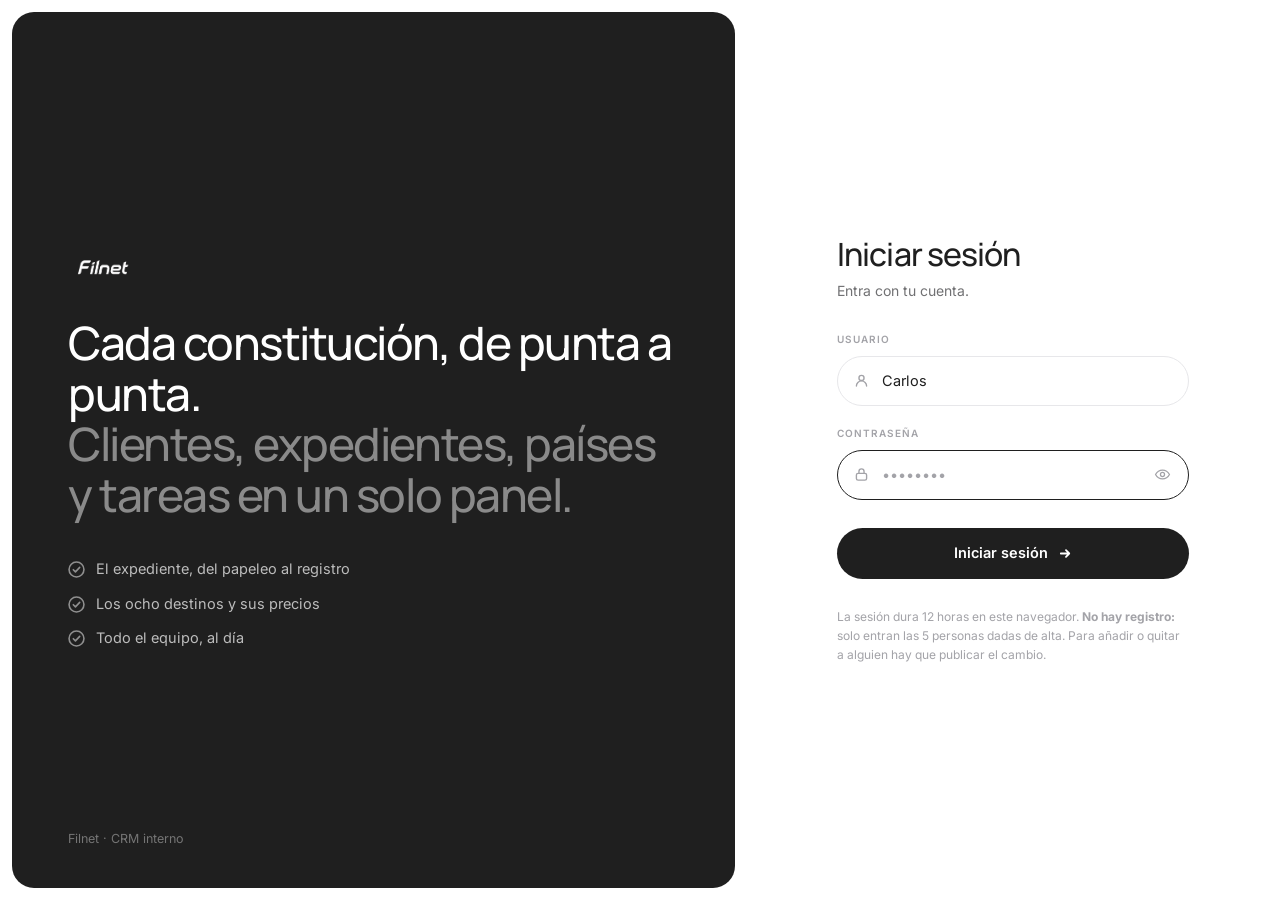
<file: index.html>
<!doctype html>
<html lang="es">
<head>
<meta charset="utf-8">
<meta name="viewport" content="width=device-width, initial-scale=1">
<title>Filnet — CRM</title>
<meta name="description" content="CRM interno de Filnet: clientes, expedientes de constitución, países y precios, tareas y calendario.">
<meta name="robots" content="noindex, nofollow">
<meta name="color-scheme" content="light">
<link rel="preconnect" href="https://fonts.googleapis.com">
<link rel="preconnect" href="https://fonts.gstatic.com" crossorigin>
<link rel="stylesheet" href="https://fonts.googleapis.com/css2?family=Manrope:wght@400;500;600;700&family=Inter:wght@400;500;600&display=swap">
<link rel="stylesheet" href="assets/app.css?v=6">
<link rel="icon" href="assets/logotipo-negro.png" type="image/png">
</head>
<body>

<!-- ── Puerta de acceso ────────────────────────────────────── -->
<div class="acceso" id="acceso" hidden></div>

<a class="saltar" href="#principal">Saltar al contenido</a>

<!-- ── Barra lateral ───────────────────────────────────────── -->
<aside class="lateral" id="lateral">

  <div class="espacio">
    <span class="espacio-icono" aria-hidden="true">
      <svg viewBox="0 0 20 20"><path d="M3 17V5.2A1.2 1.2 0 0 1 4.2 4h5.6A1.2 1.2 0 0 1 11 5.2V17"/><path d="M11 17V9.5h4.3A1.2 1.2 0 0 1 16.5 10.7V17"/><path d="M2 17h16"/><path d="M5.5 7h3M5.5 10h3M5.5 13h3"/></svg>
    </span>
    <span class="espacio-txt">
      <b>Filnet</b>
      <em>Espacio CRM</em>
    </span>
    <svg class="chevron" viewBox="0 0 16 16" aria-hidden="true"><path d="m4 6.5 4 4 4-4"/></svg>
  </div>

  <button class="avisos" id="avisos">
    <svg viewBox="0 0 20 20" aria-hidden="true"><path d="M10 3a4.5 4.5 0 0 1 4.5 4.5c0 3.2 1 4.3 1.5 4.9H4c.5-.6 1.5-1.7 1.5-4.9A4.5 4.5 0 0 1 10 3Z"/><path d="M8.2 15.2a1.9 1.9 0 0 0 3.6 0"/></svg>
    <span>Notificaciones</span>
    <em class="avisos-n" id="avisosN">0</em>
    <svg class="chevron" viewBox="0 0 16 16" aria-hidden="true"><path d="m4 6.5 4 4 4-4"/></svg>
  </button>

  <nav class="menu" aria-label="Secciones">

    <p class="menu-g">General</p>
    <button class="mi" data-vista="panel" aria-current="page">
      <svg viewBox="0 0 20 20" aria-hidden="true"><rect x="2.5" y="2.5" width="6.5" height="6.5" rx="1.6"/><rect x="11" y="2.5" width="6.5" height="6.5" rx="1.6"/><rect x="2.5" y="11" width="6.5" height="6.5" rx="1.6"/><rect x="11" y="11" width="6.5" height="6.5" rx="1.6"/></svg>
      <span>Panel</span></button>
    <button class="mi" data-vista="clientes">
      <svg viewBox="0 0 20 20" aria-hidden="true"><circle cx="7.5" cy="7" r="2.6"/><path d="M2.8 16a4.7 4.7 0 0 1 9.4 0"/><path d="M13.4 5.2a2.4 2.4 0 0 1 0 4.4"/><path d="M14.6 16h2.6a3.9 3.9 0 0 0-2.6-3.6"/></svg>
      <span>Clientes</span><em class="mi-n" data-cuenta="clientes"></em></button>
    <button class="mi" data-vista="contactos">
      <svg viewBox="0 0 20 20" aria-hidden="true"><rect x="3" y="3" width="14" height="14" rx="2.4"/><circle cx="10" cy="8.4" r="2.2"/><path d="M6.4 14.6a3.8 3.8 0 0 1 7.2 0"/></svg>
      <span>Contactos</span><em class="mi-n" data-cuenta="contactos"></em></button>

    <p class="menu-g">Seguimiento</p>
    <button class="mi" data-vista="expedientes">
      <svg viewBox="0 0 20 20" aria-hidden="true"><path d="M4 3.5h7l5 4.5v8.5a1 1 0 0 1-1 1H4a1 1 0 0 1-1-1v-12a1 1 0 0 1 1-1Z"/><path d="M11 3.5V8h5"/><path d="M6.5 12h7M6.5 14.6h4.5"/></svg>
      <span>Expedientes</span><em class="mi-n" data-cuenta="expedientes"></em></button>
    <button class="mi" data-vista="paises">
      <svg viewBox="0 0 20 20" aria-hidden="true"><circle cx="10" cy="10" r="7.2"/><path d="M2.8 10h14.4"/><path d="M10 2.8c1.9 2 2.9 4.5 2.9 7.2s-1 5.2-2.9 7.2c-1.9-2-2.9-4.5-2.9-7.2s1-5.2 2.9-7.2Z"/></svg>
      <span>Países y precios</span></button>
    <button class="mi" data-vista="calculadora">
      <svg viewBox="0 0 20 20" aria-hidden="true"><rect x="4" y="2.6" width="12" height="14.8" rx="2.2"/><rect x="6.6" y="5.2" width="6.8" height="3" rx="1"/><path d="M7 11.4h.01M10 11.4h.01M13 11.4h.01M7 14.2h.01M10 14.2h.01M13 14.2h.01"/></svg>
      <span>Calculadora</span></button>
    <button class="mi" data-vista="facturacion">
      <svg viewBox="0 0 20 20" aria-hidden="true"><path d="M4.5 2.5h11v15l-2.2-1.4-2.2 1.4-2.1-1.4-2.2 1.4-2.3-1.4Z"/><path d="M7.4 6.6h5.2M7.4 9.6h5.2M7.4 12.6h3"/></svg>
      <span>Facturación</span><em class="mi-n mi-n-alerta" data-cuenta="facturacion"></em></button>
    <button class="mi" data-vista="correos">
      <svg viewBox="0 0 20 20" aria-hidden="true"><rect x="2.5" y="4.5" width="15" height="11" rx="2"/><path d="m2.9 5.6 6.4 4.8a1.2 1.2 0 0 0 1.4 0l6.4-4.8"/></svg>
      <span>Correos</span><em class="mi-n" data-cuenta="correos"></em></button>

    <p class="menu-g">Equipo</p>
    <button class="mi" data-vista="tareas">
      <svg viewBox="0 0 20 20" aria-hidden="true"><rect x="3" y="4" width="14" height="13" rx="2.2"/><path d="M3 7.6h14M6.8 2.4v3M13.2 2.4v3"/><path d="m7.4 12 1.9 1.9 3.6-3.7"/></svg>
      <span>Tareas</span><em class="mi-n mi-n-alerta" data-cuenta="tareas"></em></button>
    <button class="mi" data-vista="calendario">
      <svg viewBox="0 0 20 20" aria-hidden="true"><rect x="3" y="4" width="14" height="13" rx="2.2"/><path d="M3 8.4h14M6.8 2.4v3M13.2 2.4v3"/></svg>
      <span>Calendario</span></button>
    <button class="mi" data-vista="llamadas">
      <svg viewBox="0 0 20 20" aria-hidden="true"><path d="M6.3 3.2 8 6.1 6.4 7.9a9.4 9.4 0 0 0 5 5l1.8-1.6 2.9 1.7-.4 2.4a1.4 1.4 0 0 1-1.6 1.1C8.4 15.7 4.3 11.6 3 5.2a1.4 1.4 0 0 1 1.1-1.6Z"/></svg>
      <span>Llamadas</span></button>
    <button class="mi" data-vista="objetivos">
      <svg viewBox="0 0 20 20" aria-hidden="true"><circle cx="10" cy="10" r="7.2"/><circle cx="10" cy="10" r="3.9"/><circle cx="10" cy="10" r="1"/></svg>
      <span>Objetivos</span></button>
    <button class="mi" data-vista="informes">
      <svg viewBox="0 0 20 20" aria-hidden="true"><path d="M4 3.5h8l4 4v9a1 1 0 0 1-1 1H4a1 1 0 0 1-1-1v-12a1 1 0 0 1 1-1Z"/><path d="M12 3.5V7.5h4"/><path d="M6.5 15V11M9.5 15v-6M12.5 15v-3"/></svg>
      <span>Informes</span></button>

    <p class="menu-g">Herramientas</p>
    <button class="mi" data-vista="documentos">
      <svg viewBox="0 0 20 20" aria-hidden="true"><path d="M4 3.5h6.5L16 8v8.5a1 1 0 0 1-1 1H4a1 1 0 0 1-1-1v-12a1 1 0 0 1 1-1Z"/><path d="M10.5 3.5V8H16"/><path d="m6.6 12.4 1.5 1.5 3-3"/></svg>
      <span>Documentos</span><em class="mi-n mi-n-alerta" data-cuenta="documentos"></em></button>
    <button class="mi" data-vista="campanas">
      <svg viewBox="0 0 20 20" aria-hidden="true"><path d="M3 16.5V9M7.6 16.5V5M12.4 16.5v-8M17 16.5V11"/></svg>
      <span>Campañas</span><em class="mi-n" data-cuenta="campanas"></em></button>
    <button class="mi" data-vista="usuarios">
      <svg viewBox="0 0 20 20" aria-hidden="true"><circle cx="10" cy="6.6" r="2.8"/><path d="M4.4 16.4a5.6 5.6 0 0 1 11.2 0"/><path d="M14.4 3.2a1.6 1.6 0 0 1 0 3.2"/></svg>
      <span>Usuarios</span><em class="mi-n" data-cuenta="usuarios"></em></button>
    <button class="mi" data-vista="actividad">
      <svg viewBox="0 0 20 20" aria-hidden="true"><circle cx="10" cy="10" r="7.2"/><path d="M10 5.6V10l3 1.8"/></svg>
      <span>Actividad</span></button>
    <button class="mi" data-vista="ajustes">
      <svg viewBox="0 0 20 20" aria-hidden="true"><circle cx="10" cy="10" r="2.7"/><path d="M10 2.2v2M10 15.8v2M17.8 10h-2M4.2 10h-2M15.5 4.5l-1.4 1.4M5.9 14.1l-1.4 1.4M15.5 15.5l-1.4-1.4M5.9 5.9 4.5 4.5"/></svg>
      <span>Ajustes</span></button>
  </nav>

  <button class="yo" id="quienSoy" aria-label="Cambiar de persona">
    <span class="ini ini-yo" id="yoIni">?</span>
    <span class="yo-txt"><b id="yoNom">—</b><em>Cerrar sesión</em></span>
    <svg class="chevron" viewBox="0 0 16 16" aria-hidden="true"><path d="m4 6.5 4 4 4-4"/></svg>
  </button>
</aside>

<div class="velo" id="velo" hidden></div>

<!-- ── Contenido ───────────────────────────────────────────── -->
<main id="principal" class="principal">
  <button class="menu-movil" id="menuMovil" aria-label="Abrir el menú" aria-expanded="false">
    <svg viewBox="0 0 20 20" aria-hidden="true"><path d="M3 5.5h14M3 10h14M3 14.5h14"/></svg>
  </button>
  <div id="vistas"></div>
</main>

<!-- ── Ficha lateral ───────────────────────────────────────── -->
<div class="cajon-fondo" id="cajonFondo" hidden></div>
<section class="cajon" id="cajon" hidden aria-label="Ficha" role="dialog" aria-modal="true"></section>

<!-- ── Diálogo ─────────────────────────────────────────────── -->
<dialog class="dlg" id="dlg"></dialog>

<div class="aviso" id="aviso" role="status" aria-live="polite" hidden></div>

<script src="assets/equipo.js?v=2"></script>
<script src="assets/acceso.js?v=2"></script>
<script src="assets/app.js?v=10"></script>
</body>
</html>
</file>
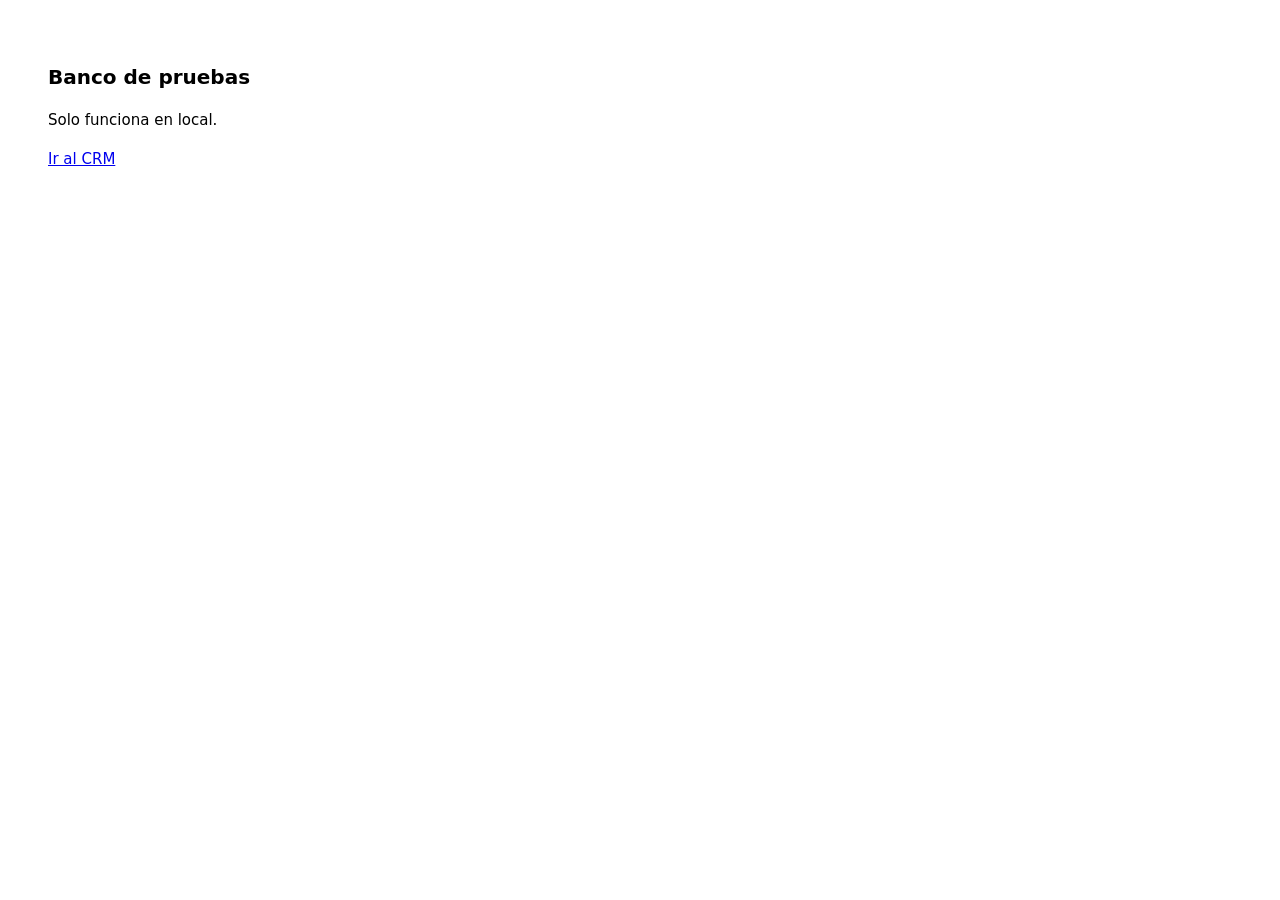
<file: pruebas/app-con-acceso.html>
<!doctype html><meta charset="utf-8">
<script>
window.__enLocal = ['localhost', '127.0.0.1', ''].indexOf(location.hostname) >= 0;
if (!window.__enLocal) {
  document.addEventListener('DOMContentLoaded', function () {
    document.body.setAttribute('style', 'font:15px/1.6 system-ui;padding:40px;max-width:32em');
    document.body.innerHTML = '<h1 style="font-size:20px">Banco de pruebas</h1>' +
      '<p>Solo funciona en local.</p><p><a href="/">Ir al CRM</a></p>';
  });
}
</script>
<title>CRM con acceso de prueba</title>
<script>
/* Banco de pruebas: la aplicación REAL, pero con una credencial de
 * prueba publicada.
 *
 * En producción las credenciales vienen de assets/equipo.js, un fichero
 * estático que el navegador no puede escribir. Aquí se calcula una al
 * vuelo y se inyecta en el mismo global, sustituyendo la etiqueta que
 * carga equipo.js. Todo lo demás —index.html, app.js, acceso.js— es
 * exactamente el de producción, sin copiar ni una línea.
 *
 * La contraseña de prueba está a la vista porque es de mentira.
 */
if (window.__enLocal) (async function () {
  const CLAVE = 'contrasena-de-prueba-larga';
  const hex = b => Array.from(new Uint8Array(b)).map(x => ('0' + x.toString(16)).slice(-2)).join('');

  const sal = crypto.getRandomValues(new Uint8Array(16));
  const k = await crypto.subtle.importKey('raw', new TextEncoder().encode(CLAVE), 'PBKDF2', false, ['deriveBits']);
  const hash = hex(await crypto.subtle.deriveBits(
    { name: 'PBKDF2', salt: sal, iterations: 250000, hash: 'SHA-256' }, k, 256));

  let html = await (await fetch('/index.html')).text();

  /* Esta página vive en /pruebas/, así que las rutas relativas del index
     hay que anclarlas a la raíz. */
  html = html.replace(/(src|href)="assets\//g, '$1="/assets/');

  /* Fuera el equipo.js vacío; entra la credencial de prueba. */
  html = html.replace(/<script src="\/assets\/equipo\.js[^"]*"><\/script>/,
    '<script>window.FILNET_ACCESOS = ' +
    JSON.stringify({ carlos: { sal: hex(sal.buffer), hash: hash } }) +
    '; window.__CLAVE_PRUEBA = ' + JSON.stringify(CLAVE) + ';<\/script>');

  document.open();
  document.write(html);
  document.close();
})();
</script>
</file>
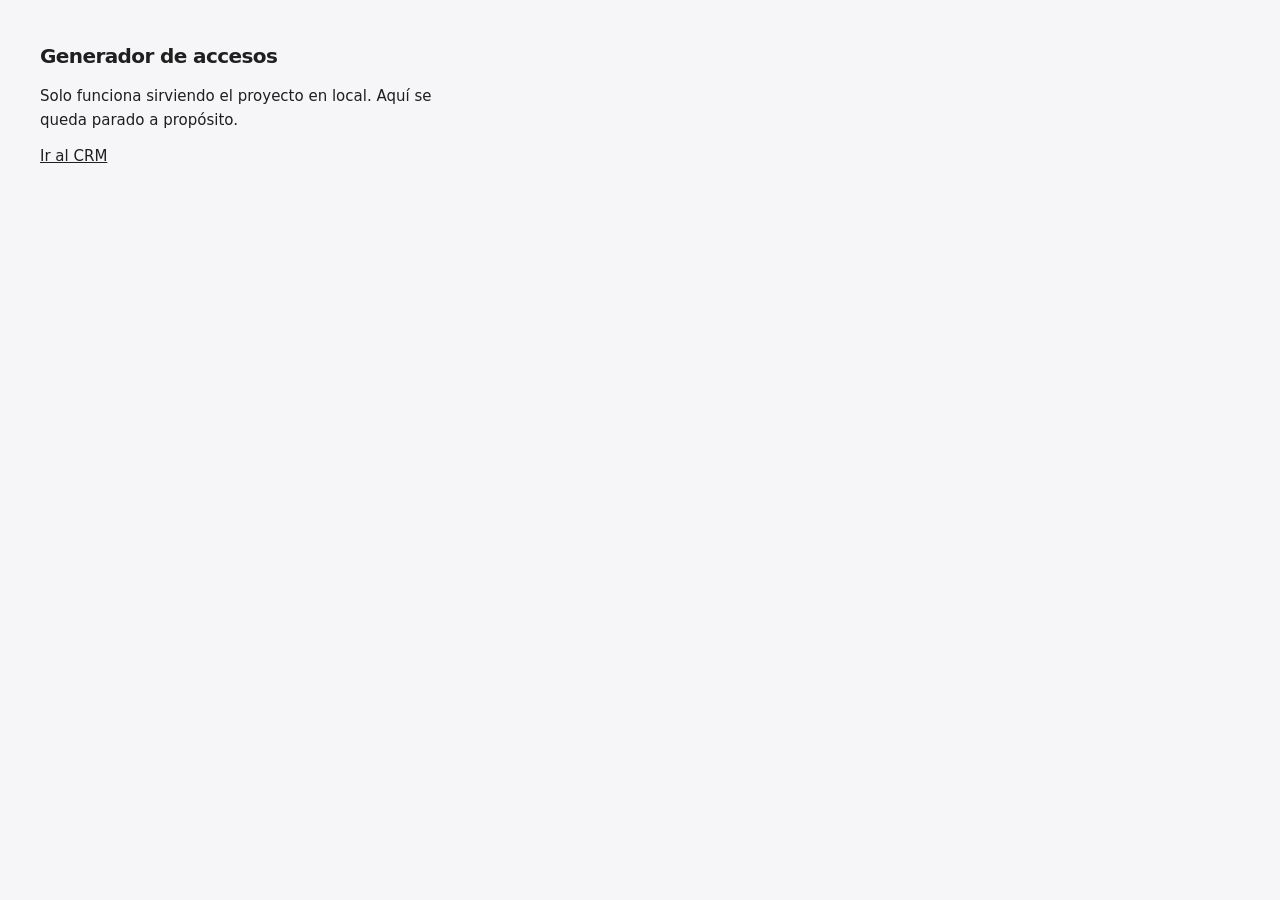
<file: pruebas/credenciales.html>
<!doctype html><meta charset="utf-8">
<script>
/* Solo en local. Esta página genera credenciales; servida por internet
   no tiene ningún sentido y sí bastante riesgo. La bandera se marca aquí
   y se decide con el DOM montado (reemplazar documentElement desde el
   head no detiene al parser). */
window.__enLocal = ['localhost', '127.0.0.1', ''].indexOf(location.hostname) >= 0;
if (!window.__enLocal) {
  document.addEventListener('DOMContentLoaded', function () {
    document.body.setAttribute('style', 'font:15px/1.6 system-ui;padding:40px;max-width:34em;background:#f6f6f8;color:#1f1f1f');
    document.body.innerHTML =
      '<h1 style="font-size:20px;margin:0 0 12px">Generador de accesos</h1>' +
      '<p style="margin:0 0 12px">Solo funciona sirviendo el proyecto en local. ' +
      'Aquí se queda parado a propósito.</p>' +
      '<p style="margin:0"><a href="/" style="color:#1f1f1f">Ir al CRM</a></p>';
  });
}
</script>
<title>Generar accesos — Filnet CRM</title>
<link rel="stylesheet" href="https://fonts.googleapis.com/css2?family=Inter:wght@400;500;600;700&display=swap">
<style>
  :root{--tinta:#1f1f1f;--pizarra:#717173;--tenue:#9aa3ad;--linea:#e9e9ee;--bruma:#f7f7f7;--lienzo:#f6f6f8;--ro:#be123c;--ve:#15803d}
  *{box-sizing:border-box}
  body{margin:0;background:var(--lienzo);color:var(--tinta);font:400 15px/1.55 Inter,system-ui,sans-serif;padding:32px 20px}
  main{max-width:620px;margin:0 auto;background:#fff;border-radius:18px;padding:30px 32px;box-shadow:0 1px 2px rgba(31,31,31,.05)}
  h1{font-size:26px;font-weight:700;letter-spacing:-.03em;margin:0 0 6px}
  .sub{color:var(--pizarra);font-size:14px;margin:0 0 22px}
  .nota{background:var(--bruma);border:1px solid var(--linea);border-radius:12px;padding:14px 16px;font-size:13.5px;line-height:1.6;color:var(--pizarra);margin-bottom:22px}
  .nota b{color:var(--tinta)}
  .p{display:flex;align-items:center;gap:12px;padding:11px 0;border-bottom:1px solid var(--linea)}
  .p:last-of-type{border-bottom:0}
  .p label{width:88px;font-weight:600;font-size:14px;flex:none}
  .p input{flex:1;min-width:0;padding:9px 11px;border:1px solid var(--linea);border-radius:8px;background:var(--bruma);font:inherit;font-size:14px}
  .p input:focus{outline:none;background:#fff;border-color:var(--tinta)}
  .p .est{font-size:12px;color:var(--tenue);width:104px;text-align:right;flex:none}
  .est.ok{color:var(--ve)}.est.mal{color:var(--ro)}
  .acc{display:flex;gap:8px;margin-top:22px;flex-wrap:wrap}
  button{font:inherit;font-size:14px;font-weight:500;padding:10px 16px;border:0;border-radius:10px;cursor:pointer}
  .b1{background:var(--tinta);color:#fff}
  .b1:disabled{opacity:.45;cursor:default}
  .b2{background:#ededf1;color:var(--tinta)}
  pre{background:#1f1f1f;color:#eee;border-radius:12px;padding:16px;overflow:auto;font-size:12px;line-height:1.5;margin-top:22px;max-height:280px}
  .aviso{font-size:13px;color:var(--ro);margin-top:14px}
</style>
<main>
  <h1>Generar accesos</h1>
  <p class="sub">Pon una contraseña por persona. Se descarga <code>equipo.js</code> para sustituir el del proyecto.</p>

  <div class="nota">
    <b>Lo que se descarga no contiene ninguna contraseña</b>, solo su PBKDF2-SHA256 con
    250.000 vueltas y una sal propia. Aun así ese fichero <b>viaja con la página</b>: quien la
    descargue puede intentar adivinarlas sin límite y sin que nadie lo vea.
    <b>Usa contraseñas largas</b> — cuatro palabras sueltas van mejor que ocho caracteres raros —
    y no las reutilices en ningún otro sitio.
    Deja en blanco a quien no deba entrar: <b>si no está en el fichero, no entra</b>.
  </div>

  <div id="gente"></div>

  <div class="acc">
    <button class="b1" id="generar">Generar y descargar</button>
    <button class="b2" id="ver">Ver el fichero</button>
  </div>
  <p class="aviso" id="aviso"></p>
  <pre id="salida" hidden></pre>
</main>

<script>
if (window.__enLocal) {

const EQUIPO = [
  { id: 'carlos', n: 'Carlos' },
  { id: 'syed',   n: 'Syed' },
  { id: 'victor', n: 'Víctor' },
  { id: 'ramon',  n: 'Ramón' },
  { id: 'arnau',  n: 'Arnau' }
];
const VUELTAS = 250000;

const gente = document.getElementById('gente');
gente.innerHTML = EQUIPO.map(p => `
  <div class="p">
    <label for="c_${p.id}">${p.n}</label>
    <input id="c_${p.id}" type="text" autocomplete="off" spellcheck="false"
           placeholder="contraseña (o vacío para no dar acceso)">
    <span class="est" id="e_${p.id}">sin acceso</span>
  </div>`).join('');

function fuerza(v) {
  if (!v) return ['sin acceso', ''];
  if (v.length < 10) return ['muy corta', 'mal'];
  if (v.length < 16) return ['aceptable', ''];
  return ['buena', 'ok'];
}
EQUIPO.forEach(p => {
  const i = document.getElementById('c_' + p.id), e = document.getElementById('e_' + p.id);
  i.addEventListener('input', () => {
    const [t, c] = fuerza(i.value.trim());
    e.textContent = t;
    e.className = 'est ' + c;
  });
});

const hex = b => Array.from(new Uint8Array(b)).map(x => ('0' + x.toString(16)).slice(-2)).join('');

async function deriva(clave, salBytes) {
  const k = await crypto.subtle.importKey('raw', new TextEncoder().encode(clave), 'PBKDF2', false, ['deriveBits']);
  return hex(await crypto.subtle.deriveBits(
    { name: 'PBKDF2', salt: salBytes, iterations: VUELTAS, hash: 'SHA-256' }, k, 256));
}

async function construye() {
  const filas = [];
  for (const p of EQUIPO) {
    const v = document.getElementById('c_' + p.id).value.trim();
    if (!v) continue;
    if (v.length < 10) throw new Error(`La contraseña de ${p.n} es demasiado corta (mínimo 10).`);
    const sal = crypto.getRandomValues(new Uint8Array(16));
    const h = await deriva(v, sal);
    filas.push(`  ${p.id}: { sal: '${hex(sal.buffer)}',\n    hash: '${h}' }`);
  }
  if (!filas.length) throw new Error('No has puesto ninguna contraseña: nadie podría entrar.');

  return `/* == Filnet CRM - quien puede entrar ============================
   Lista cerrada de accesos, generada el ${new Date().toISOString().slice(0, 10)}.
   Quien no este aqui no entra, y la aplicacion no tiene ninguna pantalla
   para darse de alta: anadir a alguien exige regenerar este fichero con
   pruebas/credenciales.html y publicarlo.

   No hay ninguna contrasena guardada: por persona hay una sal aleatoria
   y PBKDF2-SHA256 con ${VUELTAS.toLocaleString('es-ES')} vueltas. De ahi no se saca la
   contrasena de vuelta.

   Este fichero viaja con la pagina, asi que quien la descargue puede
   intentar adivinar las contrasenas sin limite. Por eso son largas. Si
   el CRM tiene que estar de verdad cerrado, la respuesta es un servidor
   con autenticacion, no este fichero.
   =============================================================== */
window.FILNET_ACCESOS = {
${filas.join(',\n')}
};
`;
}

const aviso = document.getElementById('aviso');
const salida = document.getElementById('salida');

async function conBoton(fn) {
  const b = document.getElementById('generar');
  aviso.textContent = '';
  b.disabled = true;
  const antes = b.textContent;
  b.textContent = 'Calculando…';
  try { await fn(); }
  catch (e) { aviso.textContent = e.message; }
  finally { b.disabled = false; b.textContent = antes; }
}

document.getElementById('generar').onclick = () => conBoton(async () => {
  const txt = await construye();
  const u = URL.createObjectURL(new Blob([txt], { type: 'application/javascript;charset=utf-8' }));
  const a = document.createElement('a');
  a.href = u; a.download = 'equipo.js';
  document.body.appendChild(a); a.click(); a.remove();
  setTimeout(() => URL.revokeObjectURL(u), 1500);
  salida.hidden = false;
  salida.textContent = txt;
});

document.getElementById('ver').onclick = () => conBoton(async () => {
  salida.hidden = false;
  salida.textContent = await construye();
});

}
</script>
</file>
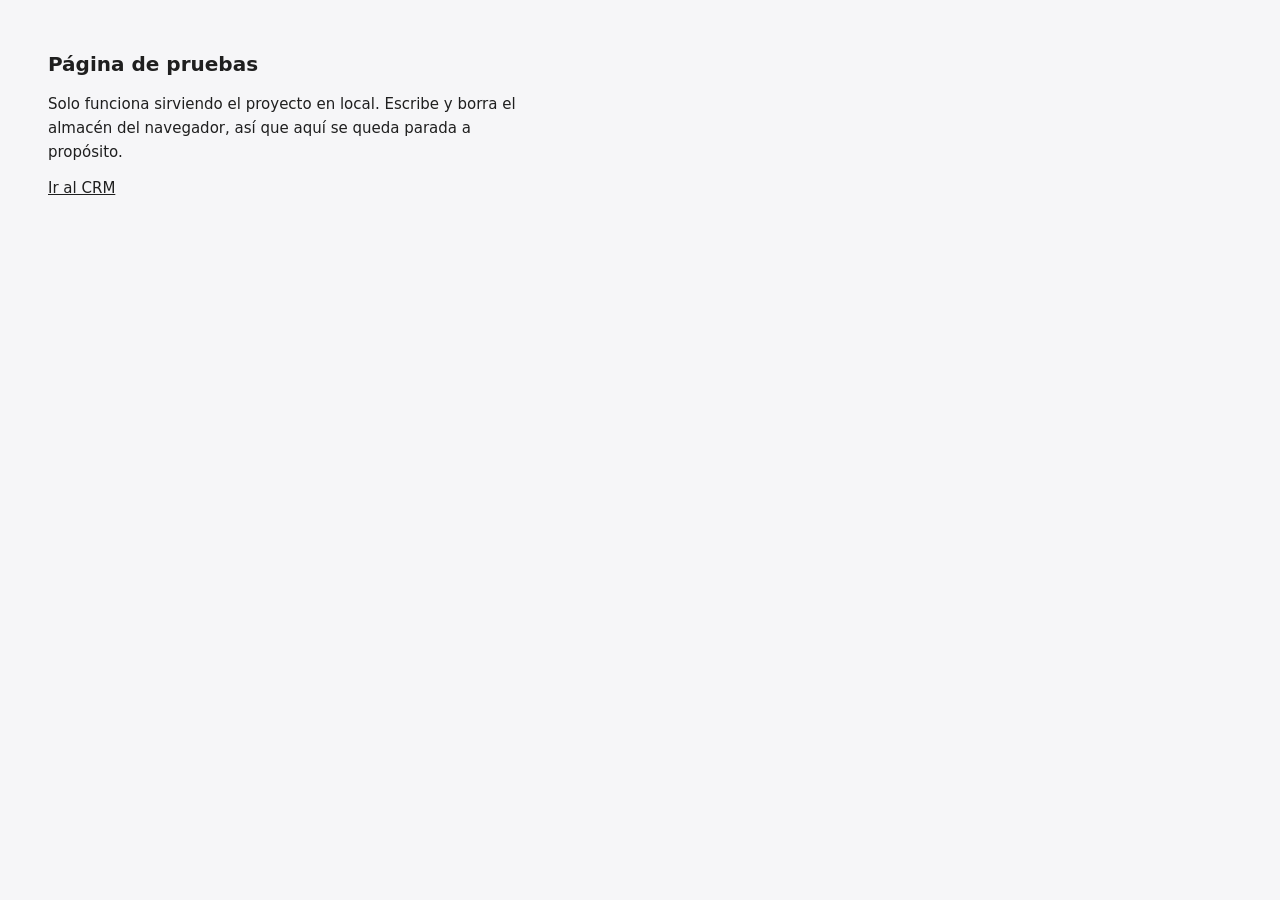
<file: pruebas/datos-demo.html>
<!doctype html><meta charset="utf-8">
<script>
/* Estas páginas escriben y borran el almacén del navegador. Fuera de local
   no deben ejecutarse nunca. Ojo: NO vale reemplazar documentElement aquí
   — el parser sigue añadiendo el resto del documento después y el script
   acabaría corriendo igual. Se marca una bandera y cada página decide,
   ya con el DOM montado. */
window.__enLocal = ['localhost', '127.0.0.1', ''].indexOf(location.hostname) >= 0;
window.__avisaFuera = function () {
  document.addEventListener('DOMContentLoaded', function () {
    document.body.setAttribute('style', 'font:15px/1.6 system-ui;padding:40px;max-width:32em;background:#f6f6f8;color:#1f1f1f');
    document.body.innerHTML =
      '<h1 style="font-size:20px;margin:0 0 12px">Página de pruebas</h1>' +
      '<p style="margin:0 0 12px">Solo funciona sirviendo el proyecto en local. ' +
      'Escribe y borra el almacén del navegador, así que aquí se queda parada a propósito.</p>' +
      '<p style="margin:0"><a href="/" style="color:#1f1f1f">Ir al CRM</a></p>';
  });
};
</script>
<title>datos de demostración</title>
<script>
if (!window.__enLocal) { window.__avisaFuera(); } else {

var hoy = new Date();
function d(n) { var x = new Date(hoy); x.setDate(x.getDate() + n); return x.toISOString().slice(0, 10); }
function m(n) { var x = new Date(hoy.getFullYear(), hoy.getMonth() + n, 12); return x.toISOString().slice(0, 10); }

localStorage.setItem('filnet.erp.v1', JSON.stringify({
  v: 1,
  yo: 'carlos',
  precios: { uk: 1199, es: 1490, pt: 1350, ad: 2400, ae: 3200 },
  clientes: [
    { id: 'c1', nombre: 'Marta Ibáñez', empresa: 'Nordika Studio', email: 'marta@nordika.example', tel: '+34 611 220 044', pais: 'pt', origen: 'Web', estado: 'cont', prioridad: 'alta', creado: d(-22), asignado: 'carlos', notas: 'Quiere facturar a clientes de la UE desde Lisboa.\nPide comparar con Andorra.' },
    { id: 'c2', nombre: 'Deniz Arslan', empresa: 'Arslan Trading', email: 'deniz@arslan.example', tel: '+34 655 118 902', pais: 'ae', origen: 'Recomendación', estado: 'reinc', prioridad: 'urgente', creado: d(-40), asignado: 'victor' },
    { id: 'c3', nombre: 'Hugo Ferreira', empresa: 'Beluga Foods', email: 'hugo@beluga.example', tel: '+351 912 004 118', pais: 'es', origen: 'Campaña', estado: 'ganado', prioridad: 'media', creado: d(-61), asignado: 'syed' },
    { id: 'c4', nombre: 'Aïcha Benali', empresa: 'Sabor Norte', email: 'aicha@sabornorte.example', tel: '+33 6 12 88 44 02', pais: 'uk', origen: 'LinkedIn', estado: 'sin', prioridad: 'baja', creado: d(-3), asignado: 'arnau' },
    { id: 'c5', nombre: 'Óscar Prats', empresa: 'Prats & Vila', email: 'oscar@pratsvila.example', tel: '+376 33 44 55', pais: 'ad', origen: 'Web', estado: 'cont', prioridad: 'media', creado: d(-9), asignado: 'ramon' },
    { id: 'c6', nombre: 'Lena Fischer', empresa: 'Halden GmbH', email: 'lena@halden.example', pais: 'es', origen: 'Web', estado: 'perd', prioridad: 'baja', creado: d(-75), asignado: 'syed' }
  ],
  contactos: [
    { id: 'k1', nombre: 'Marta Ibáñez', cargo: 'Fundadora', clienteId: 'c1', email: 'marta@nordika.example', tel: '+34 611 220 044' },
    { id: 'k2', nombre: 'Rubén Otxoa', cargo: 'Asesor fiscal', clienteId: 'c1', email: 'ruben@nordika.example' },
    { id: 'k3', nombre: 'Deniz Arslan', cargo: 'Administrador', clienteId: 'c2', tel: '+34 655 118 902' },
    { id: 'k4', nombre: 'Hugo Ferreira', cargo: 'CEO', clienteId: 'c3', email: 'hugo@beluga.example' }
  ],
  expedientes: [
    { id: 'e1', clienteId: 'c1', pais: 'pt', ref: 'PT-2026-014', importe: 1350, fase: 'doc', abierto: d(-18), asignado: 'carlos' },
    { id: 'e2', clienteId: 'c2', pais: 'ae', ref: 'AE-2026-007', importe: 3200, fase: 'firma', abierto: d(-31), asignado: 'victor' },
    { id: 'e3', clienteId: 'c3', pais: 'es', ref: 'ES-2026-051', importe: 1490, fase: 'const', abierto: d(-58), cerrado: d(-6), asignado: 'syed' },
    { id: 'e4', clienteId: 'c5', pais: 'ad', ref: 'AD-2026-003', importe: 2400, fase: 'reg', abierto: m(-1), asignado: 'ramon' },
    { id: 'e5', clienteId: 'c1', pais: 'ad', ref: 'AD-2026-005', importe: 2400, fase: 'doc', abierto: d(-4), asignado: 'carlos' },
    { id: 'e6', clienteId: 'c6', pais: 'es', ref: 'ES-2026-044', importe: 1490, fase: 'cancel', abierto: m(-2), cerrado: d(-40), asignado: 'syed' },
    { id: 'e7', clienteId: 'c3', pais: 'uk', ref: 'UK-2026-021', importe: 1199, fase: 'const', abierto: m(-3), cerrado: m(-2) }
  ],
  tareas: [
    { id: 't1', titulo: 'Pedir el pasaporte compulsado a Deniz', tipo: 'doc', vence: d(-2), hecha: false, clienteId: 'c2' },
    { id: 't2', titulo: 'Llamar a Marta con la comparativa PT / AD', tipo: 'llamada', vence: d(0), hecha: false, clienteId: 'c1' },
    { id: 't3', titulo: 'Firma en notaría', tipo: 'reunion', vence: d(4), hecha: false, clienteId: 'c5' },
    { id: 't4', titulo: 'Enviar propuesta a Aïcha', tipo: 'email', vence: d(2), hecha: false, clienteId: 'c4' },
    { id: 't5', titulo: 'Revisar el registro mercantil de Andorra', tipo: 'tarea', vence: d(11), hecha: false, clienteId: 'c5' },
    { id: 't6', titulo: 'Mandar el certificado a Hugo', tipo: 'email', vence: d(-8), hecha: true, clienteId: 'c3' }
  ],
  llamadas: [
    { id: 'l1', clienteId: 'c1', fecha: d(-5), minutos: 18, resumen: 'Compara Portugal con Andorra; le preocupa la residencia fiscal.' },
    { id: 'l2', clienteId: 'c2', fecha: d(-12), minutos: 9, resumen: 'Falta documentación; vuelve a llamar en dos semanas.' },
    { id: 'l3', clienteId: 'c5', fecha: d(-1), minutos: 24, resumen: 'Confirmada la fecha de notaría.' }
  ],
  facturas: [
    { id: 'f1', clienteId: 'c3', expedienteId: 'e3', numero: '2026-041', base: 1231, iva: 259, fecha: d(-6), vence: d(24), estado: 'emitida' },
    { id: 'f2', clienteId: 'c3', expedienteId: 'e7', numero: '2026-018', base: 991, iva: 208, fecha: m(-2), vence: m(-1), estado: 'cobrada', cobrada: m(-1) },
    { id: 'f3', clienteId: 'c5', expedienteId: 'e4', numero: '2026-039', base: 1200, iva: 0, fecha: d(-34), vence: d(-4), estado: 'emitida' },
    { id: 'f4', clienteId: 'c2', expedienteId: 'e2', numero: '2026-044', base: 1600, iva: 0, fecha: d(-12), vence: d(18), estado: 'emitida' },
    { id: 'f5', clienteId: 'c6', numero: '2026-030', base: 1231, iva: 259, fecha: m(-2), vence: m(-1), estado: 'anulada' }
  ],
  documentos: [
    { id: 'd1', expedienteId: 'e2', tipo: 'pasaporte', estado: 'pedido', pedido: d(-9), nota: 'Compulsado, se lo pedí a Deniz por email' },
    { id: 'd2', expedienteId: 'e2', tipo: 'domicilio', estado: 'recibido', pedido: d(-14), recibido: d(-3) },
    { id: 'd3', expedienteId: 'e1', tipo: 'estatutos', estado: 'validado', pedido: d(-16), recibido: d(-10) },
    { id: 'd4', expedienteId: 'e1', tipo: 'titular', estado: 'rechazado', pedido: d(-16), recibido: d(-8), nota: 'Falta la firma del segundo socio' },
    { id: 'd5', expedienteId: 'e4', tipo: 'poder', estado: 'pedido', pedido: d(-5) },
    { id: 'd6', expedienteId: 'e4', tipo: 'banco', estado: 'validado', pedido: m(-1), recibido: d(-11) },
    { id: 'd7', expedienteId: 'e5', tipo: 'pasaporte', estado: 'pedido', pedido: d(-4) }
  ],
  objetivos: [
    { id: 'o1', personaId: 'carlos', tipo: 'expedientes', meta: 4, mes: new Date().toISOString().slice(0,7) },
    { id: 'o2', personaId: 'syed', tipo: 'importe', meta: 6000, mes: new Date().toISOString().slice(0,7) },
    { id: 'o3', personaId: '', tipo: 'expedientes', meta: 9, mes: new Date().toISOString().slice(0,7) }
  ],
  actividad: [
    { id: 'a1', quien: 'carlos', fecha: new Date().toISOString(), texto: 'Óscar Prats: Firma → Registro' },
    { id: 'a2', quien: 'carlos', fecha: new Date().toISOString(), texto: 'Nuevo expediente: Marta Ibáñez → Andorra' },
    { id: 'a3', quien: 'carlos', fecha: new Date().toISOString(), texto: 'Alta de Aïcha Benali' },
    { id: 'a4', quien: 'carlos', fecha: new Date().toISOString(), texto: 'Hugo Ferreira: Registro → Constituida' }
  ]
}));
document.title = 'listo';
}
</script>
<p>Datos de demostración cargados. <a href="/">Ir al CRM</a>
</file>
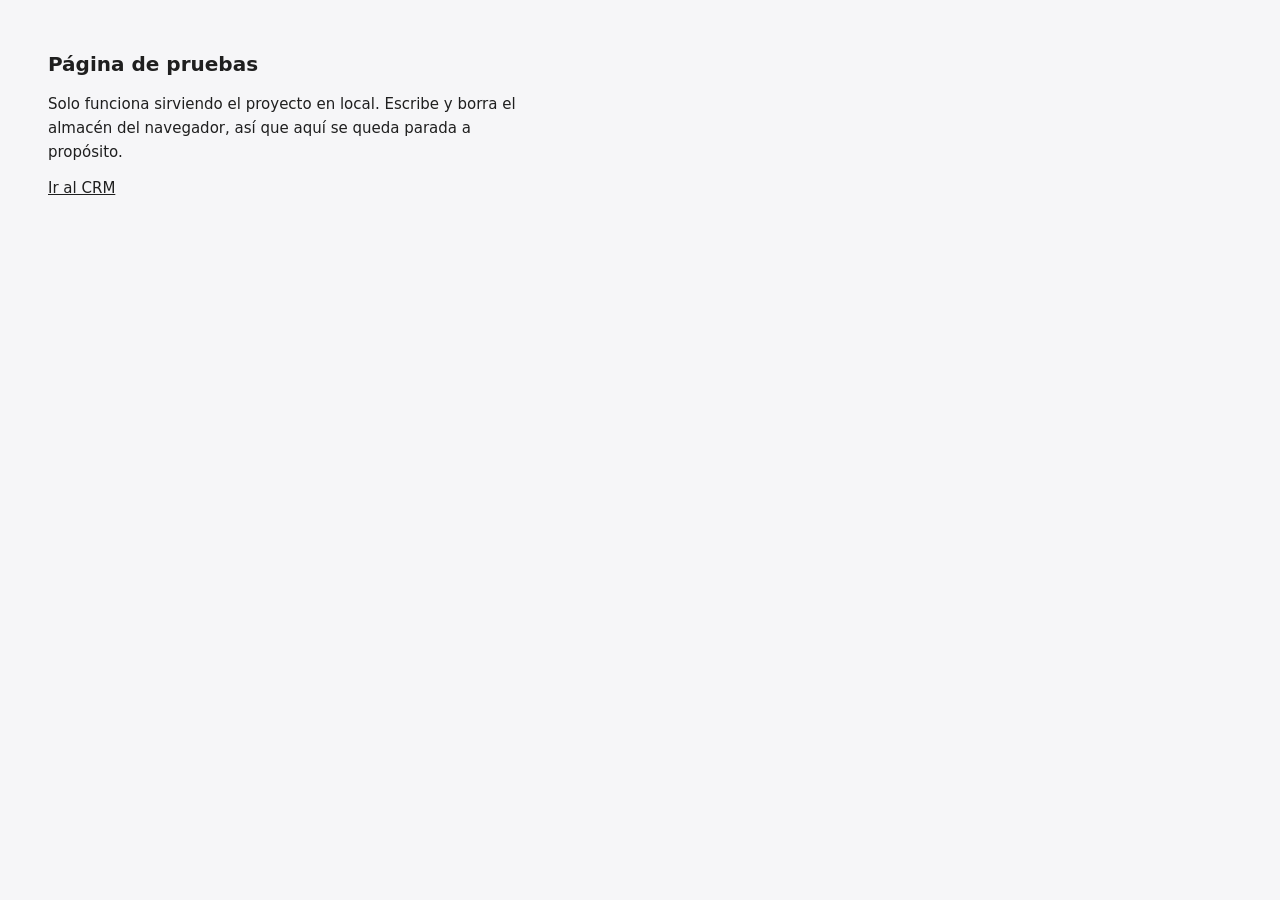
<file: pruebas/humo.html>
<!doctype html><meta charset="utf-8">
<script>
/* Ver la nota del blindaje en datos-demo.html: la bandera se marca aquí
   y cada script decide después, con el DOM ya montado. */
window.__enLocal = ['localhost', '127.0.0.1', ''].indexOf(location.hostname) >= 0;
window.__avisaFuera = function () {
  document.addEventListener('DOMContentLoaded', function () {
    document.body.setAttribute('style', 'font:15px/1.6 system-ui;padding:40px;max-width:32em;background:#f6f6f8;color:#1f1f1f');
    document.body.innerHTML =
      '<h1 style="font-size:20px;margin:0 0 12px">Página de pruebas</h1>' +
      '<p style="margin:0 0 12px">Solo funciona sirviendo el proyecto en local. ' +
      'Escribe y borra el almacén del navegador, así que aquí se queda parada a propósito.</p>' +
      '<p style="margin:0"><a href="/" style="color:#1f1f1f">Ir al CRM</a></p>';
  });
};
</script>
<title>pruebas de humo</title>
<style>body{font:13px ui-monospace,monospace;padding:16px}
b.ok{color:#15803d}b.no{color:#be123c}
h3{font:600 12px ui-monospace,monospace;margin:14px 0 4px;color:#666;text-transform:uppercase;letter-spacing:.06em}
#marco{width:1280px;height:820px;border:1px solid #ccc}</style>
<ul id="salida"></ul>
<iframe id="marco"></iframe>
<script>
if (!window.__enLocal) { window.__avisaFuera(); } else {

const out = document.getElementById('salida');
let fallos = 0, total = 0;

function comprueba(nombre, cond, detalle) {
  total++;
  if (!cond) fallos++;
  const li = document.createElement('li');
  li.innerHTML = `<b class="${cond ? 'ok' : 'no'}">${cond ? 'PASA' : 'FALLA'}</b> ` +
                 nombre + (detalle && !cond ? ' — ' + detalle : '');
  out.appendChild(li);
}
function bloque(t) {
  const h = document.createElement('h3');
  h.textContent = t;
  out.appendChild(h);
}
const duerme = ms => new Promise(r => setTimeout(r, ms));

/* PBKDF2 con 250.000 vueltas no es instantáneo: en vez de dormir a ojo
   se espera a que la condición se cumpla, hasta un tope. */
async function hasta(cond, ms = 6000) {
  const fin = Date.now() + ms;
  while (Date.now() < fin) {
    try { if (cond()) return true; } catch (e) { /* aún no está el DOM */ }
    await duerme(60);
  }
  return false;
}

const errores = [];
window.addEventListener('error', e => errores.push(String(e.message)));

localStorage.removeItem('filnet.erp.v1');
localStorage.removeItem('filnet.erp.acceso.v1');

const CLAVE = 'pruebas-2026';
const f = document.getElementById('marco');
f.src = '/#panel';

f.onload = async function () {
  let w = f.contentWindow, d = f.contentDocument;
  w.addEventListener('error', e => errores.push(String(e.message)));

  const $ = s => d.querySelector(s);
  const $$ = s => Array.from(d.querySelectorAll(s));
  const guardado = () => { try { return JSON.parse(w.localStorage.getItem('filnet.erp.v1')) || {}; } catch (e) { return {}; } };
  const acceso = () => { try { return JSON.parse(w.localStorage.getItem('filnet.erp.acceso.v1')) || {}; } catch (e) { return {}; } };
  const nav = v => $$('.mi').filter(b => b.dataset.vista === v)[0].click();

  function rellena(sel, valor) {
    const el = typeof sel === 'string' ? $(sel) : sel;
    if (!el) return false;
    const proto = el.tagName === 'TEXTAREA' ? w.HTMLTextAreaElement.prototype
                : el.tagName === 'SELECT' ? w.HTMLSelectElement.prototype : w.HTMLInputElement.prototype;
    Object.getOwnPropertyDescriptor(proto, 'value').set.call(el, valor);
    el.dispatchEvent(new w.Event('input', { bubbles: true }));
    el.dispatchEvent(new w.Event('change', { bubbles: true }));
    return true;
  }
  const campo = (n, v) => rellena('#f_' + n, v);
  const envia = (id = '#form') => $(id).dispatchEvent(new w.Event('submit', { bubbles: true, cancelable: true }));

  await duerme(500);

  // ══ La puerta: el registro está cerrado ═══════════════════════════
  bloque('La puerta, sin registro');
  comprueba('La puerta sale antes que la aplicación', !$('#acceso').hidden);
  comprueba('Nada de la aplicación se pinta por detrás',
    d.body.classList.contains('cerrado') && w.getComputedStyle($('#lateral')).display === 'none');
  comprueba('Sin credenciales publicadas, no deja entrar a nadie',
    /El acceso no está configurado/.test(d.body.textContent));
  comprueba('Y NO ofrece darse de alta',
    !$('#clave1') && !$('#clave2') && !/Primer acceso|Crear el acceso/.test(d.body.textContent),
    'hay una pantalla de alta donde no debería');
  comprueba('Lo dice sin rodeos',
    /Nadie puede darse de alta desde esta pantalla/.test(d.body.textContent));

  /* La puerta con credenciales publicadas se prueba en su banco, porque
     equipo.js es un fichero estático que el navegador no puede escribir.
     El banco calcula el hash al vuelo y lo publica igual que haría
     equipo.js. */
  const banco = document.createElement('iframe');
  banco.style.cssText = 'width:1100px;height:600px;border:1px solid #ccc;display:block;margin-top:8px';
  banco.src = '/pruebas/puerta.html';
  document.body.appendChild(banco);
  await hasta(() => banco.contentDocument &&
    banco.contentDocument.querySelector('#estado') &&
    banco.contentDocument.querySelector('#estado').textContent !== 'preparando…', 15000);

  const bd = banco.contentDocument, bw = banco.contentWindow;
  const bpon = v => {
    const el = bd.querySelector('#clave');
    Object.getOwnPropertyDescriptor(bw.HTMLInputElement.prototype, 'value').set.call(el, v);
    el.dispatchEvent(new bw.Event('input', { bubbles: true }));
  };
  const benvia = () => bd.querySelector('#accForm')
    .dispatchEvent(new bw.Event('submit', { bubbles: true, cancelable: true }));

  comprueba('Con credenciales publicadas pide usuario y contraseña',
    !!bd.querySelector('#clave') && /Iniciar sesión/.test(bd.body.textContent));
  comprueba('Solo aparece quien está publicado, no todo el equipo',
    Array.from(bd.querySelectorAll('#usuario option')).map(o => o.value).join(',') === 'ana',
    'opciones: ' + Array.from(bd.querySelectorAll('#usuario option')).map(o => o.value).join(','));
  comprueba('Dice que no hay registro',
    /No hay registro/.test(bd.body.textContent));

  bpon('la-que-no-es');
  benvia();
  comprueba('Una contraseña incorrecta no entra',
    await hasta(() => /incorrectos/.test(bd.body.textContent)) && !bd.querySelector('#acceso').hidden);

  bpon(bw.__CLAVE_PRUEBA);
  benvia();
  comprueba('La correcta entra', await hasta(() => bd.querySelector('#acceso').hidden, 8000));
  comprueba('Queda sesión con caducidad', (() => {
    const s = JSON.parse(bw.localStorage.getItem('filnet.erp.acceso.v1') || '{}');
    return !!(s.sesion && s.sesion.id === 'ana' && s.sesion.hasta > Date.now());
  })());
  comprueba('La sesión NO guarda la contraseña',
    (bw.localStorage.getItem('filnet.erp.acceso.v1') || '').indexOf(bw.__CLAVE_PRUEBA) < 0);

  bw.localStorage.removeItem('filnet.erp.acceso.v1');
  banco.remove();

  /* El resto de la suite necesita estar DENTRO de la aplicación real.
     Se recarga el iframe apuntando al banco, que es index.html tal cual
     pero con una credencial de prueba publicada en lugar del equipo.js
     vacío. Así se prueba la aplicación de verdad, no una copia. */
  bloque('Dentro, entrando por la puerta');
  /* Desenganchar onload ANTES de cambiar el src: si no, al navegar el
     iframe se dispara otra vez y la suite entera se ejecuta dos veces. */
  f.onload = null;
  f.src = '/pruebas/app-con-acceso.html';
  await hasta(() => f.contentDocument && f.contentDocument.querySelector('#clave'), 15000);

  const dd = () => f.contentDocument;
  const ww = () => f.contentWindow;
  comprueba('El banco pide contraseña, como en producción',
    !!dd().querySelector('#clave') && /Iniciar sesión/.test(dd().body.textContent));

  (function () {
    const el = dd().querySelector('#clave');
    Object.getOwnPropertyDescriptor(ww().HTMLInputElement.prototype, 'value').set
      .call(el, ww().__CLAVE_PRUEBA);
    el.dispatchEvent(new (ww().Event)('input', { bubbles: true }));
    dd().querySelector('#accForm')
      .dispatchEvent(new (ww().Event)('submit', { bubbles: true, cancelable: true }));
  })();

  comprueba('Entra con la contraseña correcta',
    await hasta(() => dd().querySelector('#acceso').hidden, 10000));

  // ══ La aplicación ══════════════════════════════════════════════════
  /* El iframe se ha recargado, así que hay que volver a coger documento y
     ventana: los de antes apuntan a un documento que ya no existe. */
  w = f.contentWindow; d = f.contentDocument;

  bloque('Clientes');
  comprueba('Quien entró es quien firma el trabajo',
    await hasta(() => guardado().yo === 'carlos', 3000));
  comprueba('Arranca sin errores de JavaScript', errores.length === 0, errores.join(' | '));
  comprueba('Empieza vacío, sin datos de ejemplo', /Aún no hay nada dentro/.test(d.body.textContent));

  $('[data-nuevo="cliente"]').click();
  comprueba('El botón abre el formulario', !!$('#form') && $('#dlg').open);
  envia();
  comprueba('Rechaza el cliente sin nombre',
    $('#formError') && !$('#formError').hidden && (guardado().clientes || []).length === 0);

  campo('nombre', 'Probadora SL');
  campo('email', 'esto-no-es-correo');
  envia();
  comprueba('Rechaza un correo mal escrito',
    /correo/.test($('#formError').textContent) && (guardado().clientes || []).length === 0);

  campo('email', 'hola@probadora.example');
  campo('pais', 'pt');
  campo('estado', 'cont');
  envia();
  let g = guardado();
  comprueba('Crea el cliente y lo guarda',
    (g.clientes || []).length === 1 && g.clientes[0].nombre === 'Probadora SL' && g.clientes[0].pais === 'pt');

  nav('clientes');
  comprueba('El cliente sale en la tabla', /Probadora SL/.test(d.body.textContent));
  comprueba('El país sale como código, no como emoji',
    $$('.cod').some(e => e.textContent.trim() === 'PT'));
  comprueba('La tabla tiene columna Asignado',
    $$('th').some(h => /Asignado/.test(h.textContent)));
  comprueba('Hay filtro de "Míos"',
    $$('[data-filtro="clientes"]').some(b => /Míos/.test(b.textContent)));
  comprueba('El cliente queda asignado a quien lo creó', guardado().clientes[0].asignado === 'carlos');

  $('[data-nuevo="cliente"]').click();
  campo('nombre', '<img src=x onerror="window.__roto=1">Maliciosa');
  envia();
  comprueba('Un nombre con etiquetas no inyecta HTML', $$('td img').length === 0 && !w.__roto);
  comprueba('Y se ve tal cual lo escribió quien lo puso', d.body.textContent.includes('<img src=x'));

  bloque('Expedientes y países');
  nav('expedientes');
  $('[data-nuevo="expediente"]').click();
  envia();
  comprueba('El expediente exige cliente', !$('#formError').hidden && (guardado().expedientes || []).length === 0);
  campo('clienteId', guardado().clientes[0].id);
  campo('pais', 'ad');
  campo('importe', '-40');
  envia();
  comprueba('Rechaza un importe negativo', !$('#formError').hidden && (guardado().expedientes || []).length === 0);
  campo('importe', '2400');
  envia();
  g = guardado();
  comprueba('Crea el expediente con su importe',
    (g.expedientes || []).length === 1 && g.expedientes[0].importe === 2400 && g.expedientes[0].fase === 'doc');

  $('tbody tr').click();
  comprueba('La fila abre la ficha', !$('#cajon').hidden);
  $('[data-fase][data-valor="const"]').click();
  g = guardado();
  comprueba('Mover a Constituida cierra el expediente',
    g.expedientes[0].fase === 'const' && !!g.expedientes[0].cerrado);
  comprueba('El cambio queda en la actividad, con su autor',
    (g.actividad || []).some(a => /Constituida/.test(a.texto) && a.quien === 'carlos'));

  nav('paises');
  comprueba('Los precios empiezan vacíos',
    /Sin precio/.test(d.body.textContent) && Object.keys(guardado().precios || {}).length === 0);

  bloque('Equipo, tareas y resto');
  nav('tareas');
  $('[data-nuevo="tarea"]').click();
  campo('titulo', 'Pedir el pasaporte');
  envia();
  comprueba('Crea la tarea', (guardado().tareas || []).length === 1);
  const antes = $('.mi-n[data-cuenta="tareas"]').textContent;
  $('[data-hecha]').click();
  comprueba('Marcarla hecha baja el contador',
    guardado().tareas[0].hecha === true && $('.mi-n[data-cuenta="tareas"]').textContent !== antes);

  nav('calendario');
  comprueba('El calendario pinta el mes', $$('.cal-c').length >= 28);

  nav('llamadas');
  $('[data-nuevo="llamada"]').click();
  campo('clienteId', guardado().clientes[0].id);
  envia();
  comprueba('La llamada exige el resumen', !$('#formError').hidden && (guardado().llamadas || []).length === 0);
  campo('resumen', 'Queda en mandar el pasaporte');
  envia();
  comprueba('Anota la llamada', (guardado().llamadas || []).length === 1);

  comprueba('El equipo trae los cinco nombres',
    (guardado().equipo || []).map(p => p.id).join(',') === 'carlos,syed,victor,ramon,arnau');
  comprueba('Solo tiene acceso quien está publicado', w.Acceso.cuantos() === 1);
  comprueba('Hay una persona activa y se ve abajo',
    !!guardado().yo && $('#yoNom').textContent.length > 0);

  nav('ajustes');
  comprueba('Ajustes dice que el registro está cerrado',
    /El registro está cerrado/.test(d.body.textContent));
  comprueba('Y que es una puerta, no una caja fuerte',
    /es una puerta, no una caja fuerte/.test(d.body.textContent));
  comprueba('Y que la comprobación pasa en el navegador',
    /se comprueba en el navegador, no en un servidor/.test(d.body.textContent));
  comprueba('Ajustes NO ofrece dar de alta a nadie',
    !/Añadir persona/.test(d.body.textContent) && !d.querySelector('[data-quita-persona]'),
    'hay botones de alta o baja donde no debería');

  // ══ Las secciones que faltaban ═════════════════════════════════════
  bloque('Facturación, documentos y objetivos');

  nav('facturacion');
  $('[data-nuevo="factura"]').click();
  envia();
  comprueba('La factura exige cliente y base',
    !$('#formError').hidden && (guardado().facturas || []).length === 0);
  campo('clienteId', guardado().clientes[0].id);
  campo('base', '1000');
  campo('iva', '210');
  envia();
  let gf = guardado();
  comprueba('Crea la factura', (gf.facturas || []).length === 1 && gf.facturas[0].base === 1000);
  comprueba('El total suma base más IVA', /1\.?210/.test(d.body.textContent));

  $('tbody tr').click();
  $('[data-cobro][data-valor="cobrada"]').click();
  gf = guardado();
  comprueba('Marcar cobrada anota la fecha',
    gf.facturas[0].estado === 'cobrada' && !!gf.facturas[0].cobrada);

  nav('documentos');
  $('[data-nuevo="documento"]').click();
  envia();
  comprueba('El documento exige expediente',
    !$('#formError').hidden && (guardado().documentos || []).length === 0);
  campo('expedienteId', guardado().expedientes[0].id);
  campo('tipo', 'pasaporte');
  envia();
  comprueba('Pide el documento', (guardado().documentos || []).length === 1);
  $('[data-valida]').click();
  comprueba('Validar lo marca y anota la recepción',
    guardado().documentos[0].estado === 'validado' && !!guardado().documentos[0].recibido);

  nav('objetivos');
  $('[data-nuevo="objetivo"]').click();
  campo('meta', '0');
  envia();
  comprueba('El objetivo no admite cero',
    !$('#formError').hidden && (guardado().objetivos || []).length === 0);
  campo('meta', '3');
  campo('personaId', 'carlos');
  envia();
  comprueba('Pone el objetivo', (guardado().objetivos || []).length === 1);
  comprueba('Lo logrado sale de los datos, no se teclea',
    /1 de 3|33%/.test(d.body.textContent),
    'el expediente constituido de antes debería contar');

  $('[data-nuevo="objetivo"]').click();
  campo('meta', '5');
  campo('personaId', 'carlos');
  envia();
  comprueba('No deja duplicar el objetivo del mismo mes',
    !$('#formError').hidden && guardado().objetivos.length === 1);
  $('#cancelar').click();

  nav('canales');
  comprueba('Canales reparte por el origen del cliente',
    /Canal/.test(d.body.textContent) && $$('tbody tr').length >= 1);

  nav('usuarios');
  comprueba('Usuarios lista al equipo entero', $$('tbody tr').length === 5);
  comprueba('Y dice quién tiene acceso',
    /con acceso/.test(d.body.textContent) && /sin acceso/.test(d.body.textContent));
  comprueba('Y que el registro está cerrado',
    /El registro está cerrado/.test(d.body.textContent));

  bloque('Cascada y anclas');
  nav('panel');
  /* Se pone hidden a mano en vez de esperar al temporizador: lo que se
     comprueba es la cascada ([hidden] contra display:flex). */
  $('#cajon').hidden = true;
  $('#aviso').hidden = true;
  comprueba('La ficha lateral, oculta, no se pinta', w.getComputedStyle($('#cajon')).display === 'none');
  comprueba('El aviso, oculto, no se pinta', w.getComputedStyle($('#aviso')).display === 'none');

  w.location.hash = 'ajustes';
  await duerme(320);
  comprueba('El ancla cambia de vista', /Dónde están tus datos/.test(d.body.textContent));
  comprueba('Sigue sin errores de JavaScript al final', errores.length === 0, errores.join(' | '));

  // ══ Resumen ════════════════════════════════════════════════════════
  document.title = fallos === 0 ? 'TODO OK ' + total : 'FALLOS ' + fallos;
  const res = document.createElement('p');
  res.id = 'resumen';
  res.textContent = 'RESULTADO: ' + (total - fallos) + '/' + total + ' pasan, ' + fallos + ' fallan';
  out.parentNode.insertBefore(res, out);
};

}
</script>
</file>
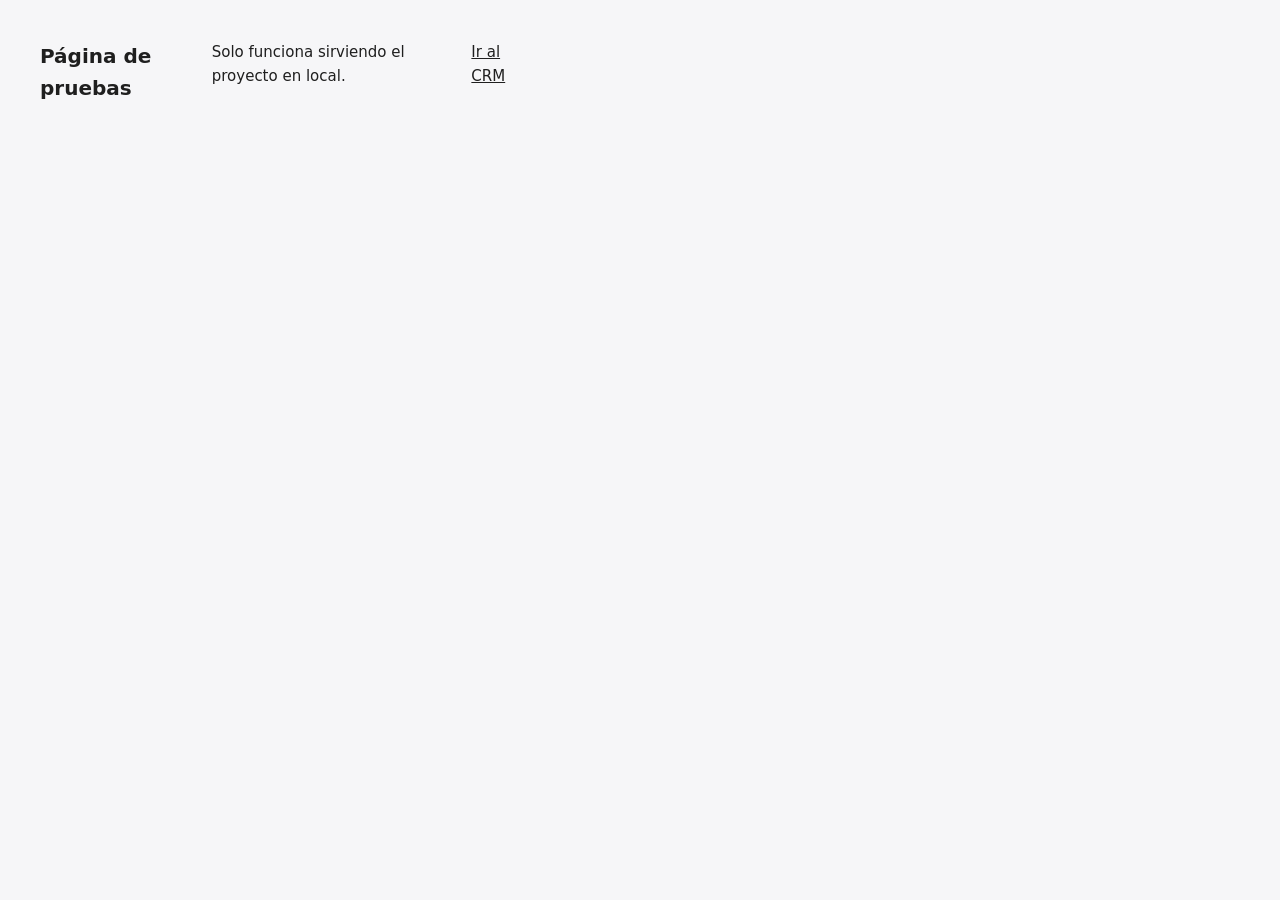
<file: pruebas/marco-movil.html>
<!doctype html><meta charset="utf-8">
<script>
/* Chrome headless en Windows no rinde por debajo de ~500px de ancho: una
   captura pedida a 390px es un recorte de un render de 500 y aparenta
   desbordes que no existen. Por eso el móvil se mira en un iframe del
   ancho exacto. */
window.__enLocal = ['localhost', '127.0.0.1', ''].indexOf(location.hostname) >= 0;
window.__avisaFuera = function () {
  document.addEventListener('DOMContentLoaded', function () {
    document.body.setAttribute('style', 'font:15px/1.6 system-ui;padding:40px;max-width:32em;background:#f6f6f8;color:#1f1f1f');
    document.body.innerHTML =
      '<h1 style="font-size:20px;margin:0 0 12px">Página de pruebas</h1>' +
      '<p style="margin:0 0 12px">Solo funciona sirviendo el proyecto en local.</p>' +
      '<p style="margin:0"><a href="/" style="color:#1f1f1f">Ir al CRM</a></p>';
  });
};
if (!window.__enLocal) window.__avisaFuera();
</script>
<title>marco móvil</title>
<style>
  body{margin:0;background:#555;display:flex;gap:20px;padding:20px;font:12px system-ui;color:#fff}
  figure{margin:0}
  figcaption{margin-bottom:6px}
  iframe{border:0;background:#fff;display:block}
</style>
<figure><figcaption>390 × 780 — panel</figcaption>
  <iframe src="/#panel" width="390" height="780"></iframe></figure>
<figure><figcaption>390 × 780 — clientes</figcaption>
  <iframe src="/#clientes" width="390" height="780"></iframe></figure>
<figure><figcaption>320 × 780 — el más estrecho</figcaption>
  <iframe src="/#paises" width="320" height="780"></iframe></figure>
</file>
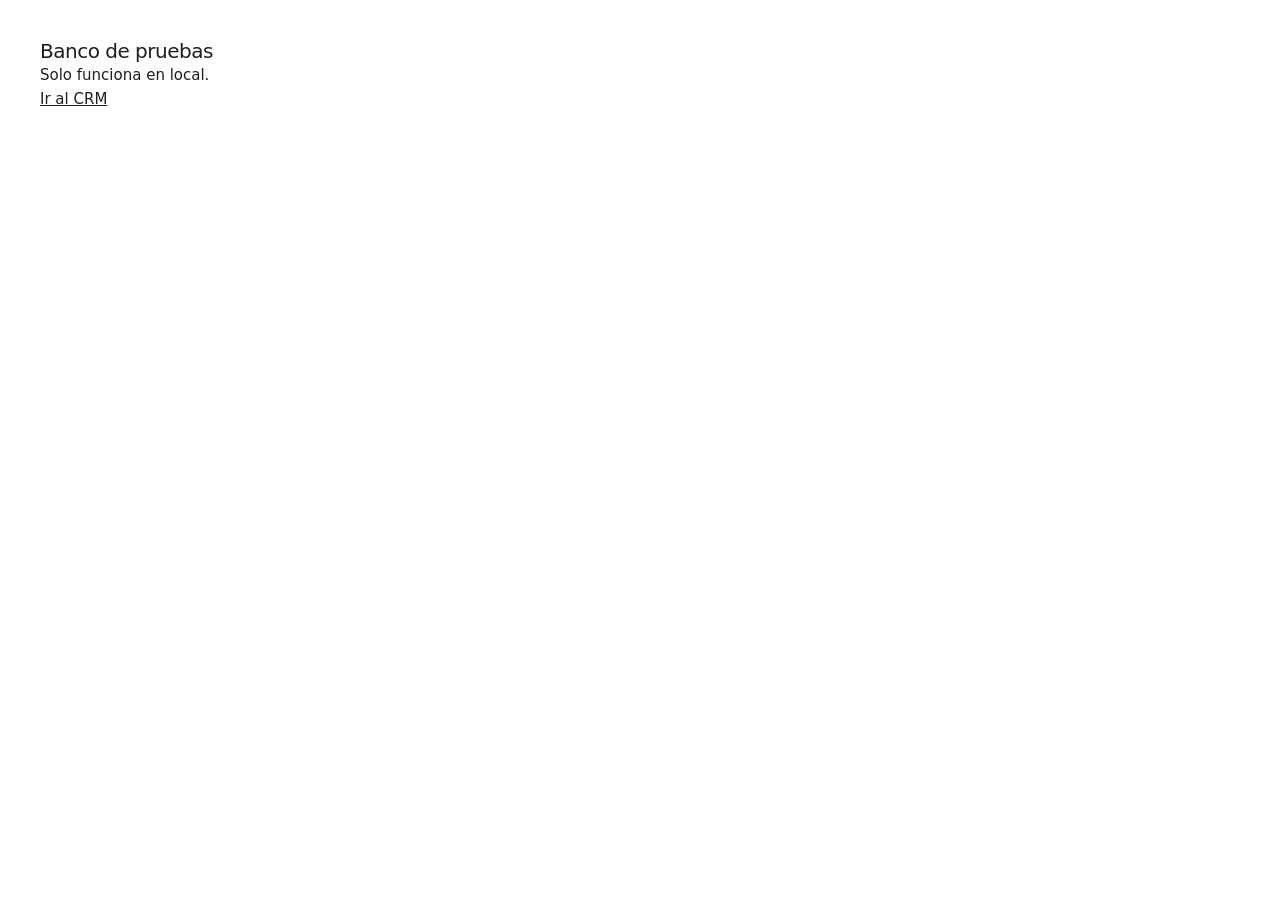
<file: pruebas/puerta.html>
<!doctype html><meta charset="utf-8">
<script>
window.__enLocal = ['localhost', '127.0.0.1', ''].indexOf(location.hostname) >= 0;
if (!window.__enLocal) {
  document.addEventListener('DOMContentLoaded', function () {
    document.body.setAttribute('style', 'font:15px/1.6 system-ui;padding:40px;max-width:32em');
    document.body.innerHTML = '<h1 style="font-size:20px">Banco de pruebas</h1>' +
      '<p>Solo funciona en local.</p><p><a href="/">Ir al CRM</a></p>';
  });
}
</script>
<title>banco de pruebas de la puerta</title>
<link rel="stylesheet" href="../assets/app.css">
<div class="acceso" id="acceso" hidden></div>
<p id="estado" style="font:13px ui-monospace,monospace;padding:16px">preparando…</p>
<script>
/* Banco de pruebas de la puerta.
 *
 * La aplicación de verdad lee las credenciales de assets/equipo.js, que
 * se publica con ella. Aquí no se puede tocar ese fichero desde el
 * navegador, así que se calcula al vuelo el hash de una contraseña de
 * prueba y se publica en el mismo global. Es exactamente lo que haría
 * equipo.js, pero sin necesidad de escribir nada en disco.
 *
 * No hay ninguna credencial real en este fichero: la contraseña de
 * prueba está a la vista aquí abajo porque es de mentira.
 */
if (window.__enLocal) (async function () {
  const CLAVE = 'contrasena-de-prueba-larga';
  const VUELTAS = 250000;
  const hex = b => Array.from(new Uint8Array(b)).map(x => ('0' + x.toString(16)).slice(-2)).join('');

  const sal = crypto.getRandomValues(new Uint8Array(16));
  const k = await crypto.subtle.importKey('raw', new TextEncoder().encode(CLAVE), 'PBKDF2', false, ['deriveBits']);
  const hash = hex(await crypto.subtle.deriveBits(
    { name: 'PBKDF2', salt: sal, iterations: VUELTAS, hash: 'SHA-256' }, k, 256));

  window.FILNET_ACCESOS = {
    ana: { sal: hex(sal.buffer), hash: hash }
    /* 'ben' aparece en el equipo pero NO aquí: sirve para comprobar que
       quien no está publicado no puede ni elegirse. */
  };
  window.__CLAVE_PRUEBA = CLAVE;

  const s = document.createElement('script');
  s.src = '../assets/acceso.js';
  s.onload = function () {
    window.Acceso.exige(
      [{ id: 'ana', n: 'Ana' }, { id: 'ben', n: 'Ben' }],
      function (pid) {
        document.getElementById('estado').textContent = 'dentro: ' + pid;
        document.title = 'dentro';
      }
    );
    document.getElementById('estado').textContent = 'puerta lista';
  };
  document.head.appendChild(s);
})();
</script>
</file>
<file: assets/app.css>
/* == Filnet CRM =================================================
   Piel tomada de filnet.app, medida en su propia web, no aproximada:

     fondo      #ffffff              (no gris)
     tinta      #1f1f1f
     titulares  Manrope 500, tracking -0.025em
     texto      Inter 400/500/600
     botones    pildora completa (radio total)
     tarjetas   radio 22px, borde de 1px, SIN sombra
     grises     #4c4c4c  #717173  #c9c9cd  #f7f7f7

   La estructura (barra lateral de 256px agrupada, panel, pestanas,
   tabla con pildoras de estado) viene del sistema que ya usa el equipo.
   =============================================================== */

:root{
  --tinta:#1f1f1f;
  --grafito:#4c4c4c;
  --pizarra:#717173;
  --ceniza:#c9c9cd;
  --bruma:#f7f7f7;
  --papel:#ffffff;

  --linea:#e7e7ea;       /* hairline suave */
  --linea-f:#1f1f1f;     /* borde marcado, como sus tarjetas */
  --apagado:#717173;
  --tenue:#a3a3a8;

  /* estados: unicos colores del sistema, y solo dentro de pildoras */
  --az:#2563eb;  --az-f:#eaf0fd;
  --vi:#7c3aed;  --vi-f:#f2ebfd;
  --am:#a55a00;  --am-f:#fdf2e3;
  --ro:#be123c;  --ro-f:#fdebf0;
  --ve:#15803d;  --ve-f:#e8f6ed;

  --lat:256px;
  --r-pill:999px;        /* botones, chips, pestanas */
  --r-campo:12px;        /* campos de formulario */
  --r-caja:22px;         /* tarjetas y paneles, como filnet.app */
  --r-mini:10px;

  --rapido:.15s; --base:.2s; --panel:.26s;
  --curva:cubic-bezier(.32,.72,0,1);
  --ui:"Inter",ui-sans-serif,system-ui,-apple-system,"Segoe UI",Roboto,sans-serif;
  --display:"Manrope","Inter",ui-sans-serif,system-ui,sans-serif;
}

*,*::before,*::after{box-sizing:border-box}
html{-webkit-text-size-adjust:100%}

/* [hidden] pierde contra cualquier display declarado despues. Va aqui,
   pegado al reset, para que ningun panel se pinte estando oculto. */
[hidden]{display:none!important}

body{
  margin:0;background:var(--papel);color:var(--tinta);
  font:400 15px/1.55 var(--ui);-webkit-font-smoothing:antialiased;
  padding-left:var(--lat);
}
h1,h2,h3{margin:0;font-family:var(--display);font-weight:500;letter-spacing:-.025em;line-height:1.14}
p{margin:0}
button,input,select,textarea{font:inherit;color:inherit}
button{cursor:pointer;background:none;border:0;padding:0}
svg{display:block}
a{color:var(--tinta)}

.saltar{position:absolute;left:-9999px;top:0;z-index:99;background:var(--tinta);color:#fff;padding:10px 18px;border-radius:0 0 var(--r-mini) 0}
.saltar:focus{left:0}
:focus-visible{outline:2px solid var(--tinta);outline-offset:2px;border-radius:6px}

.chevron{width:14px;height:14px;flex:none;fill:none;stroke:var(--tenue);stroke-width:1.8;stroke-linecap:round;stroke-linejoin:round}

/* ── Barra lateral ─────────────────────────────────────────── */
.lateral{
  position:fixed;inset:0 auto 0 0;width:var(--lat);z-index:30;
  display:flex;flex-direction:column;gap:4px;padding:20px 14px 14px;
  background:var(--papel);border-right:1px solid var(--linea);
}

.espacio,.avisos,.yo{
  display:flex;align-items:center;gap:10px;width:100%;text-align:left;
  padding:9px 12px;border-radius:var(--r-pill);
}
.espacio{background:transparent;padding:0 6px 18px;gap:0}
.espacio-icono{display:none}
.espacio-txt{flex:1;min-width:0;display:block}
.espacio-txt b{display:block}
/* El logotipo real de filnet.app, no una inicial en una caja */
.espacio-txt b::before{
  content:"";display:block;width:104px;height:26px;
  background:url("logotipo-negro.png") left center/contain no-repeat;
}
.espacio-txt b{font-size:0}
.espacio-txt em{display:block;font-style:normal;font-size:11.5px;color:var(--pizarra);margin-top:5px;letter-spacing:.01em}
.espacio .chevron{display:none}

.avisos{background:var(--bruma);margin-bottom:10px;border:1px solid var(--linea)}
.avisos svg:first-child{width:16px;height:16px;flex:none;fill:none;stroke:var(--grafito);stroke-width:1.5;stroke-linecap:round;stroke-linejoin:round}
.avisos span{flex:1;font-size:13px;font-weight:500}
.avisos-n{
  font-style:normal;font-size:11px;font-weight:600;color:var(--pizarra);
  background:var(--papel);border-radius:var(--r-pill);padding:2px 8px;min-width:24px;text-align:center;
}

.menu{flex:1;overflow-y:auto;display:flex;flex-direction:column;gap:2px}
.menu-g{
  font-size:10px;font-weight:600;letter-spacing:.1em;text-transform:uppercase;
  color:var(--tenue);padding:16px 12px 7px;
}
.menu-g:first-child{padding-top:0}
.mi{
  display:flex;align-items:center;gap:11px;width:100%;text-align:left;
  padding:8px 12px;border-radius:var(--r-pill);color:var(--grafito);
  font-size:14px;font-weight:500;transition:background var(--rapido),color var(--rapido);
}
.mi svg{width:18px;height:18px;flex:none;fill:none;stroke:currentColor;stroke-width:1.5;stroke-linecap:round;stroke-linejoin:round;opacity:.8}
.mi span{flex:1;white-space:nowrap;overflow:hidden;text-overflow:ellipsis}
.mi:hover{background:var(--bruma);color:var(--tinta)}
/* Activo = pildora negra, como el boton Start de su web */
.mi[aria-current="page"]{background:var(--tinta);color:#fff;font-weight:600}
.mi[aria-current="page"] svg{opacity:1}
.mi-n{
  font-style:normal;font-size:11px;font-weight:600;color:var(--pizarra);
  background:var(--bruma);border-radius:var(--r-pill);padding:1px 8px;min-width:22px;text-align:center;
}
.mi[aria-current="page"] .mi-n{background:rgba(255,255,255,.18);color:#fff}
.mi-n:empty{display:none}
.mi-n-alerta[data-urgente="si"]{background:var(--ro-f);color:var(--ro)}
.mi[aria-current="page"] .mi-n-alerta[data-urgente="si"]{background:rgba(255,255,255,.2);color:#fff}

.yo{background:var(--papel);border:1px solid var(--tinta);margin-top:8px}
.yo-txt{flex:1;min-width:0;display:block;line-height:1.25}
.yo-txt b{display:block;font-family:var(--ui);font-size:13.5px;font-weight:600;white-space:nowrap;overflow:hidden;text-overflow:ellipsis}
.yo-txt em{display:block;font-style:normal;font-size:11.5px;color:var(--pizarra)}
.velo{position:fixed;inset:0;background:rgba(31,31,31,.4);z-index:25}

/* ── Panel principal ───────────────────────────────────────── */
.principal{min-height:100vh;min-width:0}
.menu-movil{display:none;position:fixed;top:14px;left:14px;z-index:22;width:40px;height:40px;border-radius:var(--r-pill);background:var(--papel);border:1px solid var(--tinta);align-items:center;justify-content:center}
.menu-movil svg{width:19px;height:19px;fill:none;stroke:var(--tinta);stroke-width:1.7;stroke-linecap:round}

.vista{padding:36px 40px 56px;max-width:1360px}
.vista-cab{display:flex;align-items:flex-start;justify-content:space-between;gap:20px;flex-wrap:wrap;margin-bottom:26px}
.vista-t{font-size:38px;letter-spacing:-.032em;line-height:1.05}
.vista-sub{font-size:14.5px;color:var(--pizarra);margin-top:8px}
.vista-acc{display:flex;gap:8px;flex-wrap:wrap}

/* ── Botones: píldoras, como en su web ─────────────────────── */
.btn{
  display:inline-flex;align-items:center;justify-content:center;gap:7px;flex:none;
  padding:9px 20px;border-radius:var(--r-pill);border:1px solid transparent;
  font-size:14px;font-weight:600;white-space:nowrap;
  transition:background var(--rapido),border-color var(--rapido),color var(--rapido),opacity var(--rapido);
}
.btn svg{width:16px;height:16px;fill:none;stroke:currentColor;stroke-width:1.9;stroke-linecap:round;stroke-linejoin:round}
.btn-tinta{background:var(--tinta);color:#fff}
.btn-tinta:hover{opacity:.85}
.btn-suave{background:var(--papel);border-color:var(--ceniza);color:var(--tinta);font-weight:500}
.btn-suave:hover{border-color:var(--tinta)}
.btn-linea{background:var(--papel);border-color:var(--tinta);color:var(--tinta)}
.btn-linea:hover{background:var(--bruma)}
.btn-plano{color:var(--pizarra);padding:7px 12px;font-weight:500}
.btn-plano:hover{background:var(--bruma);color:var(--tinta)}
.btn-peligro{background:var(--papel);border-color:#e7cdd5;color:var(--ro);font-weight:500}
.btn-peligro:hover{background:var(--ro-f);border-color:var(--ro)}
.btn-sm{padding:7px 15px;font-size:13px}

/* ── Pestañas segmentadas: píldoras sueltas ────────────────── */
.segm{display:inline-flex;gap:7px;flex-wrap:wrap;max-width:100%}
.segm button{
  display:inline-flex;align-items:center;gap:7px;padding:8px 16px;border-radius:var(--r-pill);
  border:1px solid var(--linea);background:var(--papel);
  font-size:13.5px;font-weight:500;color:var(--pizarra);
  transition:border-color var(--rapido),color var(--rapido),background var(--rapido);
}
.segm button:hover{border-color:var(--ceniza);color:var(--tinta)}
.segm button[aria-pressed="true"]{background:var(--tinta);border-color:var(--tinta);color:#fff;font-weight:600}
.segm em{font-style:normal;font-size:11px;font-weight:600;color:var(--tenue)}
.segm button[aria-pressed="true"] em{color:rgba(255,255,255,.72)}

/* ── Fila de filtros ───────────────────────────────────────── */
.filtros{display:flex;gap:8px;align-items:center;flex-wrap:wrap;margin:18px 0 16px}
.buscar{position:relative;display:flex;align-items:center;flex:1 1 260px;min-width:0;max-width:360px}
.buscar svg{position:absolute;left:15px;width:16px;height:16px;fill:none;stroke:var(--tenue);stroke-width:1.7;stroke-linecap:round;pointer-events:none}
.buscar input{
  width:100%;padding:10px 16px 10px 38px;border:1px solid var(--linea);border-radius:var(--r-pill);
  background:var(--papel);font-size:14px;
}
.buscar input::placeholder{color:var(--tenue)}
.buscar input:focus{outline:none;border-color:var(--tinta)}
.selector{
  display:inline-flex;align-items:center;gap:6px;padding:9px 16px;border-radius:var(--r-pill);
  border:1px solid var(--linea);background:var(--papel);font-size:13.5px;font-weight:500;color:var(--grafito);
}
.selector:hover{border-color:var(--tinta);color:var(--tinta)}

/* ── Indicadores ───────────────────────────────────────────── */
.kpis{display:grid;grid-template-columns:repeat(4,1fr);gap:14px;margin-bottom:26px}
.kpi{background:var(--papel);border:1px solid var(--linea);border-radius:var(--r-caja);padding:20px 22px 22px}
.kpi-e{display:flex;align-items:center;gap:7px;font-size:11px;font-weight:600;letter-spacing:.08em;text-transform:uppercase;color:var(--tenue)}
.kpi-e svg{width:14px;height:14px;fill:none;stroke:currentColor;stroke-width:1.7;stroke-linecap:round;stroke-linejoin:round}
.kpi-n{font-family:var(--display);font-size:34px;font-weight:500;letter-spacing:-.032em;margin-top:14px;font-variant-numeric:tabular-nums;line-height:1}
.kpi-d{font-size:13px;color:var(--pizarra);margin-top:8px}
.kpi-d b{font-weight:600;color:var(--ve)}
.kpi-d b.baja{color:var(--ro)}

.rejilla{display:grid;grid-template-columns:1.35fr 1fr;gap:16px;align-items:start}
.caja{background:var(--papel);border:1px solid var(--linea);border-radius:var(--r-caja);overflow:hidden}
.caja-cab{display:flex;align-items:center;justify-content:space-between;gap:12px;padding:17px 22px;border-bottom:1px solid var(--linea)}
.caja-t{font-family:var(--display);font-size:16px;font-weight:500;letter-spacing:-.018em}
.caja-t small{font-weight:400;color:var(--pizarra);font-family:var(--ui);font-size:13px}

/* ── Barras ────────────────────────────────────────────────── */
.barras{display:flex;align-items:flex-end;gap:12px;height:172px;padding:22px 22px 0}
.barra{flex:1;display:flex;flex-direction:column;align-items:center;gap:9px;min-width:0}
.barra-t{width:100%;max-width:44px;background:var(--bruma);border-radius:var(--r-pill);position:relative;transition:height var(--panel) var(--curva)}
.barra-t b{position:absolute;top:-20px;left:0;right:0;text-align:center;font-size:11.5px;font-weight:600;color:var(--grafito)}
.barra-l{font-size:11px;color:var(--tenue);white-space:nowrap;overflow:hidden;text-overflow:ellipsis;max-width:100%}
.barra-t.lleno{background:var(--tinta)}
.barras-pie{padding:14px 22px 18px;font-size:12.5px;color:var(--pizarra);border-top:1px solid var(--linea);margin-top:18px}

.reparto{padding:16px 22px}
.rep{display:flex;align-items:center;gap:12px;padding:8px 0}
.rep-n{flex:1;font-size:13.5px;min-width:0;white-space:nowrap;overflow:hidden;text-overflow:ellipsis}
.rep-b{width:96px;height:5px;border-radius:var(--r-pill);background:var(--bruma);overflow:hidden;flex:none}
.rep-b i{display:block;height:100%;background:var(--tinta);border-radius:var(--r-pill)}
.rep-v{font-size:13px;font-weight:600;font-variant-numeric:tabular-nums;min-width:30px;text-align:right}

/* ── Tabla ─────────────────────────────────────────────────── */
.tabla{border:1px solid var(--linea);border-radius:var(--r-caja);overflow:hidden}
.tabla-desb{overflow-x:auto}
table{width:100%;border-collapse:collapse;font-size:14px}
th{
  text-align:left;font-size:10px;font-weight:600;letter-spacing:.1em;text-transform:uppercase;
  color:var(--tenue);padding:14px 22px;background:var(--papel);border-bottom:1px solid var(--linea);white-space:nowrap;
}
td{padding:13px 22px;border-bottom:1px solid var(--linea);vertical-align:middle}
tbody tr:last-child td{border-bottom:0}
tbody tr{cursor:pointer;transition:background var(--rapido)}
tbody tr:hover{background:var(--bruma)}
.cel{display:flex;align-items:center;gap:11px;min-width:0}
.cel-txt{min-width:0}
.td-p{font-weight:600;white-space:nowrap;overflow:hidden;text-overflow:ellipsis}
.td-s{font-size:12px;color:var(--tenue);white-space:nowrap;overflow:hidden;text-overflow:ellipsis;margin-top:2px}
.td-t{color:var(--pizarra);font-size:13.5px;white-space:nowrap}
.td-num{text-align:right;font-variant-numeric:tabular-nums;font-weight:600;white-space:nowrap}

.ini{
  width:34px;height:34px;border-radius:var(--r-pill);flex:none;display:grid;place-items:center;
  font-size:11.5px;font-weight:600;background:var(--papel);border:1px solid var(--ceniza);color:var(--grafito);
}
.ini-sm{width:26px;height:26px;font-size:10px}
.ini-yo{background:var(--tinta);border-color:var(--tinta);color:#fff}

/* ── Píldoras de estado ────────────────────────────────────── */
.pill{
  display:inline-flex;align-items:center;gap:5px;font-size:11px;font-weight:600;
  letter-spacing:.03em;padding:4px 11px;border-radius:var(--r-pill);
  background:var(--bruma);color:var(--pizarra);white-space:nowrap;border:1px solid transparent;
}
.p-az{background:var(--az-f);color:var(--az)}
.p-vi{background:var(--vi-f);color:var(--vi)}
.p-am{background:var(--am-f);color:var(--am)}
.p-ro{background:var(--ro-f);color:var(--ro)}
.p-ve{background:var(--ve-f);color:var(--ve)}
.p-tinta{background:var(--tinta);color:#fff}
.cod{
  display:inline-grid;place-items:center;flex:none;
  min-width:30px;height:21px;padding:0 7px;border-radius:var(--r-pill);
  background:var(--papel);border:1px solid var(--ceniza);color:var(--grafito);
  font-size:10px;font-weight:600;letter-spacing:.06em;line-height:1;
}

/* ── Listas ────────────────────────────────────────────────── */
.fila{display:flex;align-items:center;justify-content:flex-start;gap:12px;padding:13px 22px;border-bottom:1px solid var(--linea);width:100%;text-align:left;transition:background var(--rapido)}
.fila:last-child{border-bottom:0}
.fila:hover{background:var(--bruma)}
.fila-c{flex:1;min-width:0;display:block;text-align:left}
.fila-t{font-size:14px;font-weight:500;white-space:nowrap;overflow:hidden;text-overflow:ellipsis}
.fila-s{font-size:12.5px;color:var(--tenue);white-space:nowrap;overflow:hidden;text-overflow:ellipsis;margin-top:2px}
.marcar{width:20px;height:20px;border:1.5px solid var(--ceniza);border-radius:var(--r-pill);flex:none;display:flex;align-items:center;justify-content:center;transition:background var(--rapido),border-color var(--rapido)}
.marcar svg{width:11px;height:11px;fill:none;stroke:#fff;stroke-width:2.6;stroke-linecap:round;stroke-linejoin:round;opacity:0}
.marcar:hover{border-color:var(--tinta)}
.marcar[aria-pressed="true"]{background:var(--tinta);border-color:var(--tinta)}
.marcar[aria-pressed="true"] svg{opacity:1}
.hecha .fila-t{text-decoration:line-through;color:var(--tenue);font-weight:400}

/* ── Calendario ────────────────────────────────────────────── */
.cal{border:1px solid var(--linea);border-radius:var(--r-caja);overflow:hidden}
.cal-cab{display:flex;align-items:center;justify-content:space-between;padding:16px 22px;border-bottom:1px solid var(--linea)}
.cal-mes{font-family:var(--display);font-size:18px;font-weight:500;letter-spacing:-.02em;text-transform:capitalize}
.cal-dias,.cal-rej{display:grid;grid-template-columns:repeat(7,1fr)}
.cal-dias span{padding:11px 12px;font-size:10px;font-weight:600;letter-spacing:.1em;text-transform:uppercase;color:var(--tenue);border-bottom:1px solid var(--linea)}
.cal-c{min-height:100px;padding:9px 10px;border-right:1px solid var(--linea);border-bottom:1px solid var(--linea);display:flex;flex-direction:column;gap:5px}
.cal-c:nth-child(7n){border-right:0}
.cal-n{font-size:12px;font-weight:600;color:var(--pizarra);width:24px;height:24px;display:grid;place-items:center;border-radius:var(--r-pill)}
.cal-c.fuera{background:var(--bruma)}
.cal-c.fuera .cal-n{color:var(--ceniza)}
.cal-c.hoy .cal-n{background:var(--tinta);color:#fff}
.cal-e{font-size:11.5px;padding:4px 10px;border-radius:var(--r-pill);background:var(--bruma);color:var(--grafito);white-space:nowrap;overflow:hidden;text-overflow:ellipsis;text-align:left;width:100%}
.cal-e.vence{background:var(--ro-f);color:var(--ro)}

/* ── Países ────────────────────────────────────────────────── */
.paises{display:grid;grid-template-columns:repeat(auto-fill,minmax(244px,1fr));gap:14px}
.pais{
  display:flex;flex-direction:column;align-items:stretch;justify-content:flex-start;
  background:var(--papel);border:1px solid var(--linea);border-radius:var(--r-caja);
  padding:20px 22px;text-align:left;transition:border-color var(--rapido);
}
.pais:hover{border-color:var(--tinta)}
.pais-cab{display:flex;align-items:center;gap:10px;margin-bottom:14px}
.pais-n{font-size:14.5px;font-weight:600;flex:1}
.pais-p{font-family:var(--display);font-size:28px;font-weight:500;letter-spacing:-.032em;font-variant-numeric:tabular-nums}
.pais-d{font-size:12.5px;color:var(--pizarra);margin-top:5px}
.pais-m{display:flex;gap:6px;margin-top:14px;flex-wrap:wrap}

/* ── Calculadora ───────────────────────────────────────────── */
.calc{display:grid;grid-template-columns:1fr 1fr;gap:16px;align-items:start;max-width:860px}
.calc-r{background:var(--tinta);color:#fff;border-radius:var(--r-caja);padding:26px 28px}
.calc-r .kpi-e{color:rgba(255,255,255,.6)}
.calc-tot{font-family:var(--display);font-size:44px;font-weight:500;letter-spacing:-.035em;margin:14px 0 4px;font-variant-numeric:tabular-nums}
.calc-l{display:flex;justify-content:space-between;gap:12px;padding:10px 0;font-size:13.5px;border-top:1px solid rgba(255,255,255,.14)}
.calc-l span{color:rgba(255,255,255,.62)}
.calc-l b{font-weight:600;font-variant-numeric:tabular-nums}

/* ── Estado vacío ──────────────────────────────────────────── */
.vacio{text-align:center;padding:64px 24px}
.vacio > svg{width:34px;height:34px;margin:0 auto 18px;fill:none;stroke:var(--ceniza);stroke-width:1.4;stroke-linecap:round;stroke-linejoin:round}
.vacio-t{font-family:var(--display);font-size:24px;font-weight:500;letter-spacing:-.025em;margin-bottom:10px}
.vacio-p{font-size:14.5px;color:var(--pizarra);max-width:420px;margin:0 auto 22px;line-height:1.6}
.vacio-acc{display:flex;gap:8px;justify-content:center;flex-wrap:wrap}
.vacio-sm{padding:36px 18px}
.vacio-sm .vacio-t{font-size:18px}
.vacio-sm > svg{width:26px;height:26px;margin-bottom:12px}

/* ── Ficha lateral ─────────────────────────────────────────── */
.cajon-fondo{position:fixed;inset:0;background:rgba(31,31,31,.3);z-index:40;animation:aparece var(--rapido)}
.cajon{
  position:fixed;inset:10px 10px 10px auto;width:min(480px,calc(100% - 20px));z-index:41;
  background:var(--papel);border:1px solid var(--tinta);border-radius:var(--r-caja);
  display:flex;flex-direction:column;overflow:hidden;
  animation:entra var(--panel) var(--curva);
}
@keyframes aparece{from{opacity:0}}
@keyframes entra{from{transform:translateX(26px);opacity:0}}
.cajon-cab{display:flex;align-items:flex-start;gap:12px;padding:24px 24px 18px;border-bottom:1px solid var(--linea)}
.cajon-t{font-family:var(--display);font-size:24px;font-weight:500;letter-spacing:-.026em;line-height:1.2}
.cajon-s{font-size:13px;color:var(--pizarra);margin-top:7px;display:flex;gap:6px;align-items:center;flex-wrap:wrap}
.cajon-x{width:32px;height:32px;border-radius:var(--r-pill);display:grid;place-items:center;color:var(--pizarra);flex:none;margin-left:auto;border:1px solid var(--linea)}
.cajon-x svg{width:15px;height:15px;fill:none;stroke:currentColor;stroke-width:1.9;stroke-linecap:round}
.cajon-x:hover{border-color:var(--tinta);color:var(--tinta)}
.cajon-cuerpo{flex:1;overflow-y:auto;padding:22px 24px 28px}
.cajon-pie{display:flex;gap:8px;padding:16px 24px;border-top:1px solid var(--linea);flex-wrap:wrap}
.bloque{margin-bottom:24px}
.bloque-t{font-size:10px;font-weight:600;letter-spacing:.1em;text-transform:uppercase;color:var(--tenue);margin-bottom:11px}
.datos{display:grid;grid-template-columns:112px 1fr;gap:9px 12px;font-size:13.5px}
.datos dt{color:var(--pizarra)}
.datos dd{margin:0;word-break:break-word}
.nota{font-size:13.5px;line-height:1.6;white-space:pre-wrap;background:var(--bruma);border-radius:var(--r-mini);padding:13px 15px}
.mini{display:flex;flex-wrap:wrap;gap:7px}

/* ── Formulario ────────────────────────────────────────────── */
.dlg{border:1px solid var(--tinta);padding:0;border-radius:var(--r-caja);max-width:540px;width:calc(100% - 32px);background:var(--papel);color:var(--tinta)}
.dlg::backdrop{background:rgba(31,31,31,.4)}
.dlg-cab{padding:26px 26px 0}
.dlg-t{font-family:var(--display);font-size:24px;font-weight:500;letter-spacing:-.026em}
.dlg-cuerpo{padding:20px 26px;display:grid;gap:14px;max-height:min(62vh,560px);overflow-y:auto}
.dlg-pie{display:flex;gap:8px;justify-content:flex-end;padding:18px 26px;border-top:1px solid var(--linea)}
.campo{display:grid;gap:6px}
.campo > label{font-size:12.5px;font-weight:500;color:var(--pizarra)}
.campo input,.campo select,.campo textarea{
  padding:11px 14px;border:1px solid var(--linea);border-radius:var(--r-campo);
  background:var(--papel);font-size:14px;width:100%;
}
.campo textarea{resize:vertical;min-height:76px;line-height:1.5}
.campo input:focus,.campo select:focus,.campo textarea:focus{outline:none;border-color:var(--tinta)}
.campo-2{display:grid;grid-template-columns:1fr 1fr;gap:14px}
.msg-error{font-size:13px;color:var(--ro);background:var(--ro-f);border-radius:var(--r-mini);padding:10px 13px}
.pista{font-size:12.5px;color:var(--pizarra);line-height:1.55}

/* ── Resultados de búsqueda ────────────────────────────────── */
.resultados{position:absolute;z-index:19;margin-top:6px;left:0;width:min(360px,100%);background:var(--papel);border:1px solid var(--tinta);border-radius:var(--r-caja);overflow:hidden;max-height:380px;overflow-y:auto}
.res-i{display:flex;align-items:center;gap:10px;padding:10px 16px;width:100%;text-align:left}
.res-i:hover,.res-i.sel{background:var(--bruma)}
.res-t{font-size:13.5px;font-weight:500}
.res-s{font-size:12px;color:var(--tenue)}
.res-nada{padding:22px;text-align:center;font-size:13.5px;color:var(--pizarra)}

/* ── Ajustes ───────────────────────────────────────────────── */
.ajustes{display:grid;gap:14px;max-width:760px}
.aj{background:var(--papel);border:1px solid var(--linea);border-radius:var(--r-caja);padding:24px 26px}
.aj-t{font-family:var(--display);font-size:18px;font-weight:500;letter-spacing:-.02em;margin-bottom:8px}
.aj-p{font-size:13.5px;color:var(--pizarra);line-height:1.65;margin-bottom:16px}
.aj-acc{display:flex;gap:8px;flex-wrap:wrap}
.aj-peligro{border-color:#e7cdd5}

/* ── Aviso ─────────────────────────────────────────────────── */
.aviso{
  position:fixed;left:50%;bottom:26px;transform:translateX(-50%);z-index:60;
  background:var(--tinta);color:#fff;padding:12px 22px;border-radius:var(--r-pill);
  font-size:13.5px;font-weight:500;
  display:flex;align-items:center;gap:16px;animation:sube var(--base);max-width:calc(100% - 32px);
}
@keyframes sube{from{transform:translate(-50%,10px);opacity:0}}
.aviso button{color:#fff;font-weight:600;font-size:13.5px;text-decoration:underline;text-underline-offset:3px;white-space:nowrap}

/* ══ La puerta ═════════════════════════════════════════════════ */

body.cerrado > *:not(#acceso){display:none!important}
body.cerrado{padding-left:0;overflow:hidden}

.acceso{position:fixed;inset:0;z-index:100;display:grid;grid-template-columns:1.4fr 1fr;background:var(--papel)}
.acc-izq{
  background:var(--tinta);color:#fff;margin:12px;border-radius:var(--r-caja);
  padding:56px;display:flex;flex-direction:column;justify-content:center;position:relative;
}
.acc-marca{width:132px;height:34px;margin-bottom:34px}
.acc-marca svg{display:none}
/* Su logotipo en blanco, el mismo fichero que usa su web */
.acc-marca{background:url("logotipo-blanco.png") left center/contain no-repeat}
.acc-lema{font-family:var(--display);font-size:clamp(28px,3.6vw,46px);font-weight:500;letter-spacing:-.032em;line-height:1.1;margin:0 0 18px}
.acc-lema span{color:rgba(255,255,255,.48)}
.acc-lista{list-style:none;margin:20px 0 0;padding:0;display:grid;gap:12px}
.acc-lista li{display:flex;align-items:center;gap:11px;font-size:14.5px;color:rgba(255,255,255,.7)}
.acc-lista svg{width:17px;height:17px;flex:none;fill:none;stroke:rgba(255,255,255,.5);stroke-width:1.5;stroke-linecap:round;stroke-linejoin:round}
.acc-pie{position:absolute;left:56px;bottom:40px;font-size:12.5px;color:rgba(255,255,255,.38)}

.acc-der{display:grid;place-items:center;padding:40px 32px;overflow-y:auto}
.acc-caja{width:100%;max-width:352px}
.acc-t{font-family:var(--display);font-size:32px;font-weight:500;letter-spacing:-.03em}
.acc-s{font-size:14px;color:var(--pizarra);margin:8px 0 30px}
.acc-e{display:block;font-size:10px;font-weight:600;letter-spacing:.1em;text-transform:uppercase;color:var(--tenue);margin:0 0 8px}
.acc-campo{position:relative;display:flex;align-items:center;margin-bottom:20px}
.acc-i{position:absolute;left:16px;width:17px;height:17px;fill:none;stroke:var(--tenue);stroke-width:1.6;stroke-linecap:round;stroke-linejoin:round;pointer-events:none}
.acc-campo input,.acc-campo select{
  width:100%;padding:13px 46px 13px 44px;border:1px solid var(--linea);border-radius:var(--r-pill);
  background:var(--papel);font-size:14.5px;appearance:none;
}
.acc-campo select{cursor:pointer}
.acc-campo input:focus,.acc-campo select:focus{outline:none;border-color:var(--tinta)}
.acc-campo input::placeholder{color:var(--tenue)}
.acc-ojo{position:absolute;right:12px;width:30px;height:30px;display:grid;place-items:center;border-radius:var(--r-pill);color:var(--tenue)}
.acc-ojo svg{width:17px;height:17px;fill:none;stroke:currentColor;stroke-width:1.5;stroke-linecap:round;stroke-linejoin:round}
.acc-ojo:hover{background:var(--bruma);color:var(--grafito)}
.acc-btn{
  width:100%;display:inline-flex;align-items:center;justify-content:center;gap:10px;
  padding:14px 20px;border-radius:var(--r-pill);background:var(--tinta);color:#fff;
  font-size:14.5px;font-weight:600;margin-top:8px;transition:opacity var(--rapido);
}
.acc-btn svg{width:15px;height:15px;fill:none;stroke:currentColor;stroke-width:1.9;stroke-linecap:round;stroke-linejoin:round}
.acc-btn:hover{opacity:.86}
.acc-btn:disabled{opacity:.5;cursor:default}
.acc-err{font-size:13px;color:var(--ro);background:var(--ro-f);border-radius:var(--r-mini);padding:11px 14px;margin:0 0 6px}
.acc-nota{font-size:12px;line-height:1.6;color:var(--tenue);margin-top:28px}
.acc-p{font-size:14px;line-height:1.65;color:var(--grafito);margin-bottom:8px}
.acc-p code{background:var(--bruma);border-radius:6px;padding:2px 6px;font-size:12.5px}
.acc-enl{color:var(--grafito);font-size:12px;text-decoration:underline;text-underline-offset:2px}
.acc-enl:hover{color:var(--tinta)}

/* ── Adaptación a pantallas ────────────────────────────────── */
@media(max-width:1180px){
  .rejilla,.calc{grid-template-columns:1fr}
  .kpis{grid-template-columns:repeat(2,1fr)}
}
@media(max-width:900px){
  body{padding-left:0}
  .lateral{transform:translateX(-100%);transition:transform var(--panel) var(--curva)}
  .lateral.abierta{transform:none}
  .menu-movil{display:flex}
  .vista{padding:72px 20px 40px}
  .vista-t{font-size:30px}
  .cal-c{min-height:76px}
  .acceso{grid-template-columns:1fr;grid-template-rows:auto 1fr;overflow-y:auto}
  .acc-izq{padding:32px;min-height:0;margin:8px}
  .acc-lema{font-size:26px}
  .acc-lista,.acc-pie{display:none}
}
@media(max-width:560px){
  .kpis{grid-template-columns:1fr}
  .datos{grid-template-columns:1fr;gap:2px 0}
  .datos dt{margin-top:10px}
  .campo-2{grid-template-columns:1fr}
  .vista-t{font-size:26px}
  .cal-c{min-height:58px;padding:6px}
  .cal-e{display:none}
}
@media(prefers-reduced-motion:reduce){
  *,*::before,*::after{animation-duration:.01ms!important;transition-duration:.01ms!important}
}
</file>
